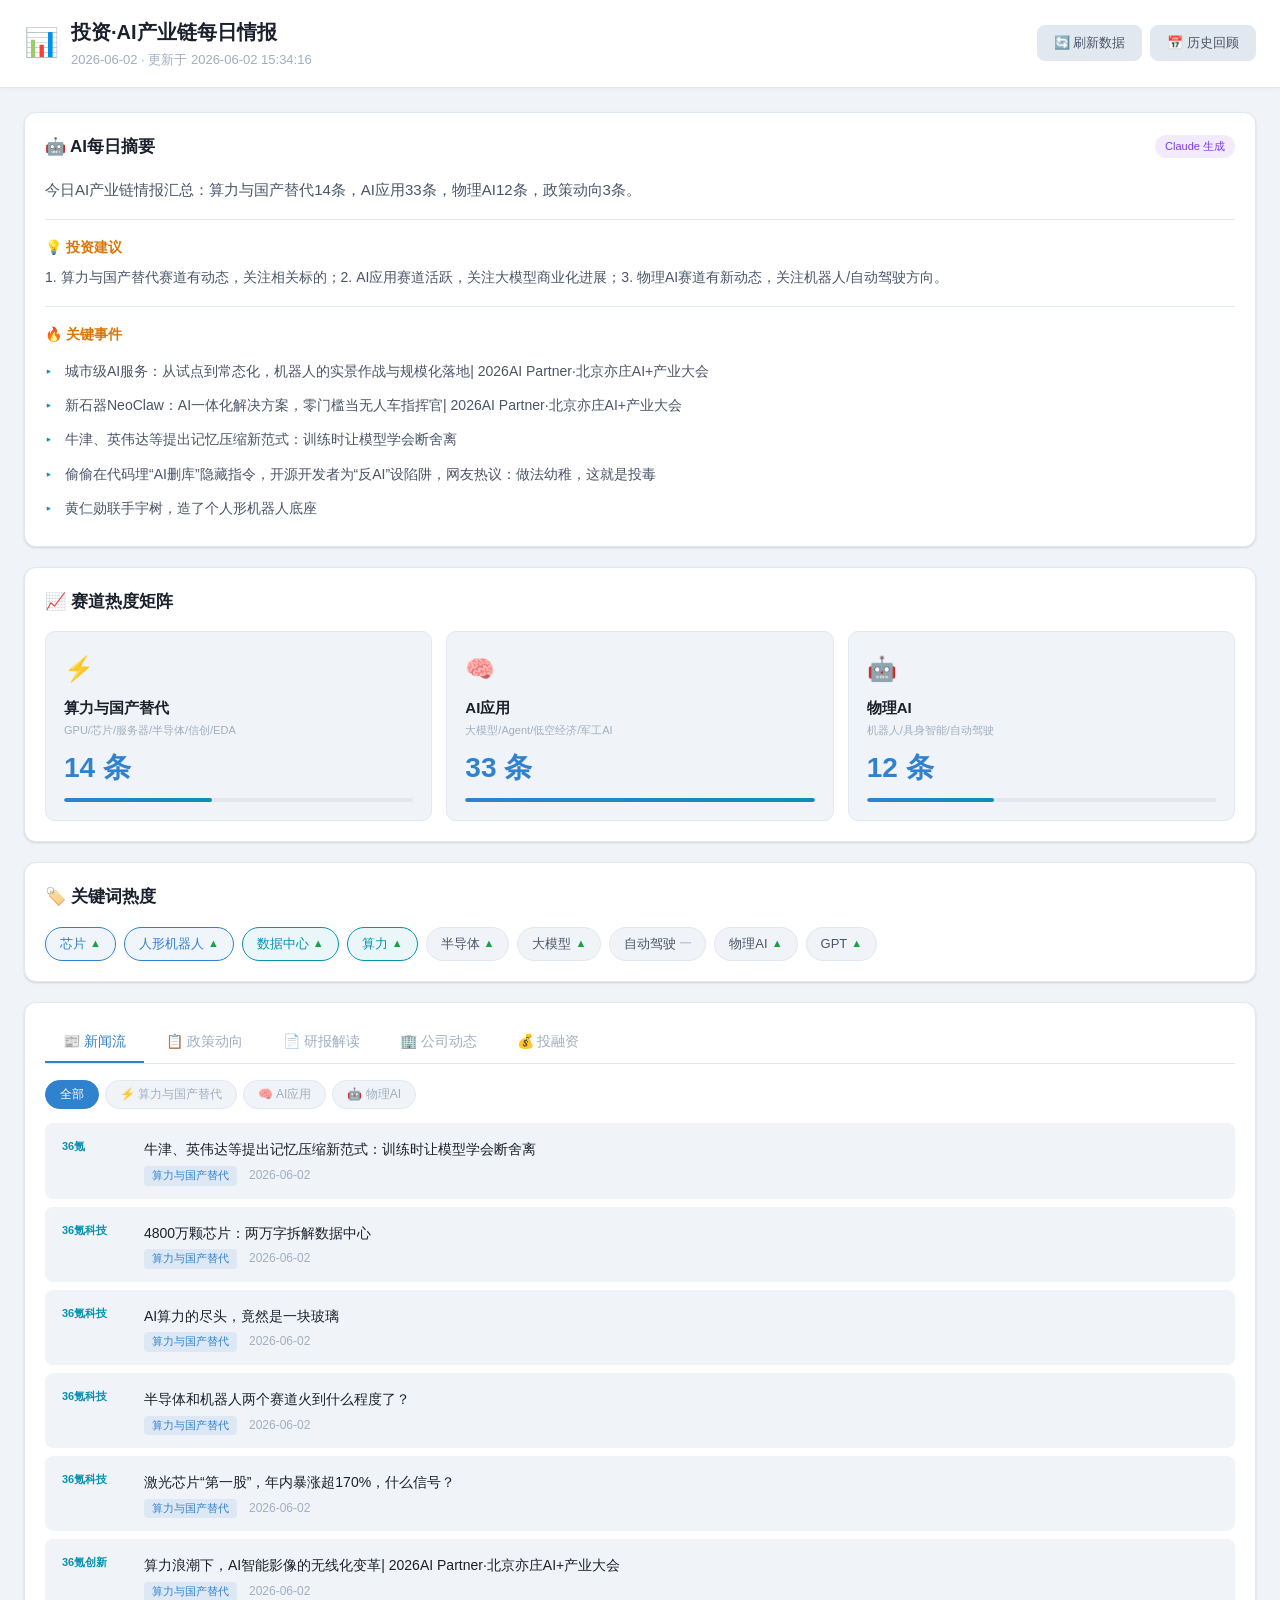
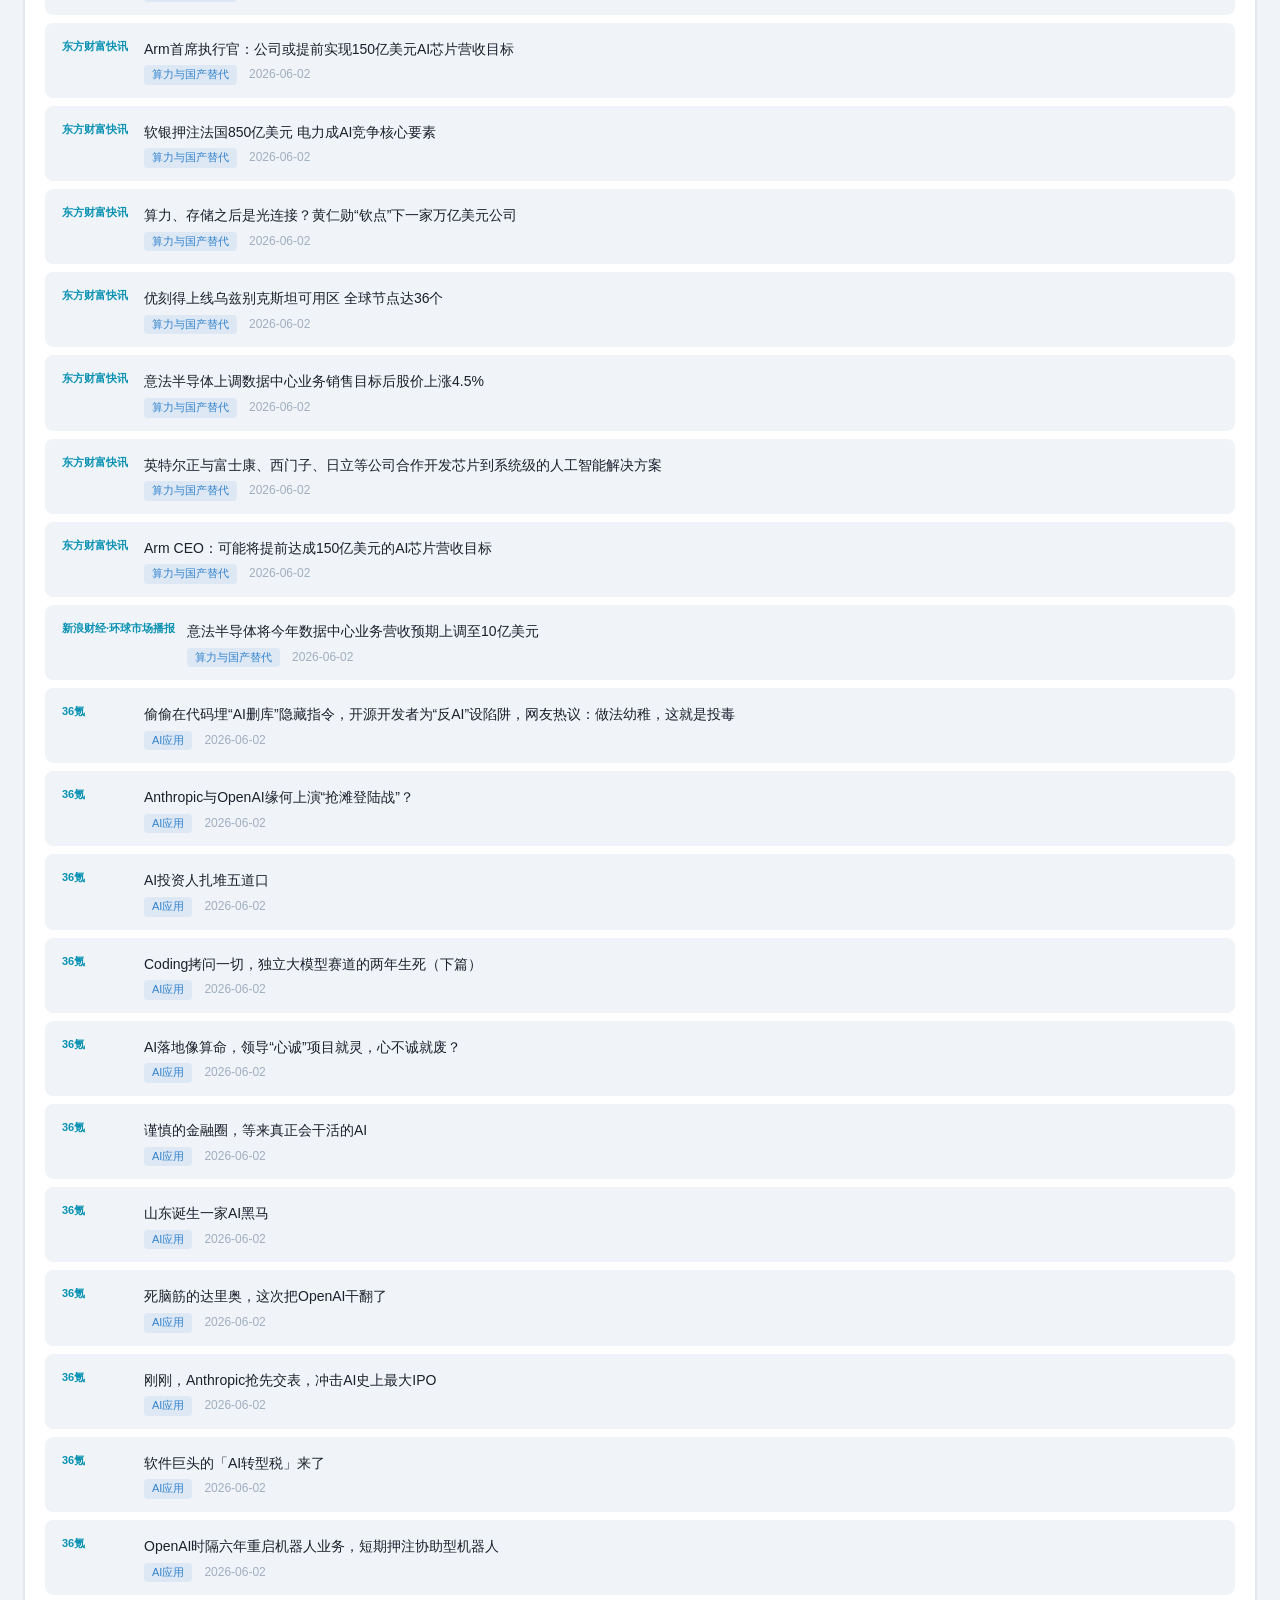
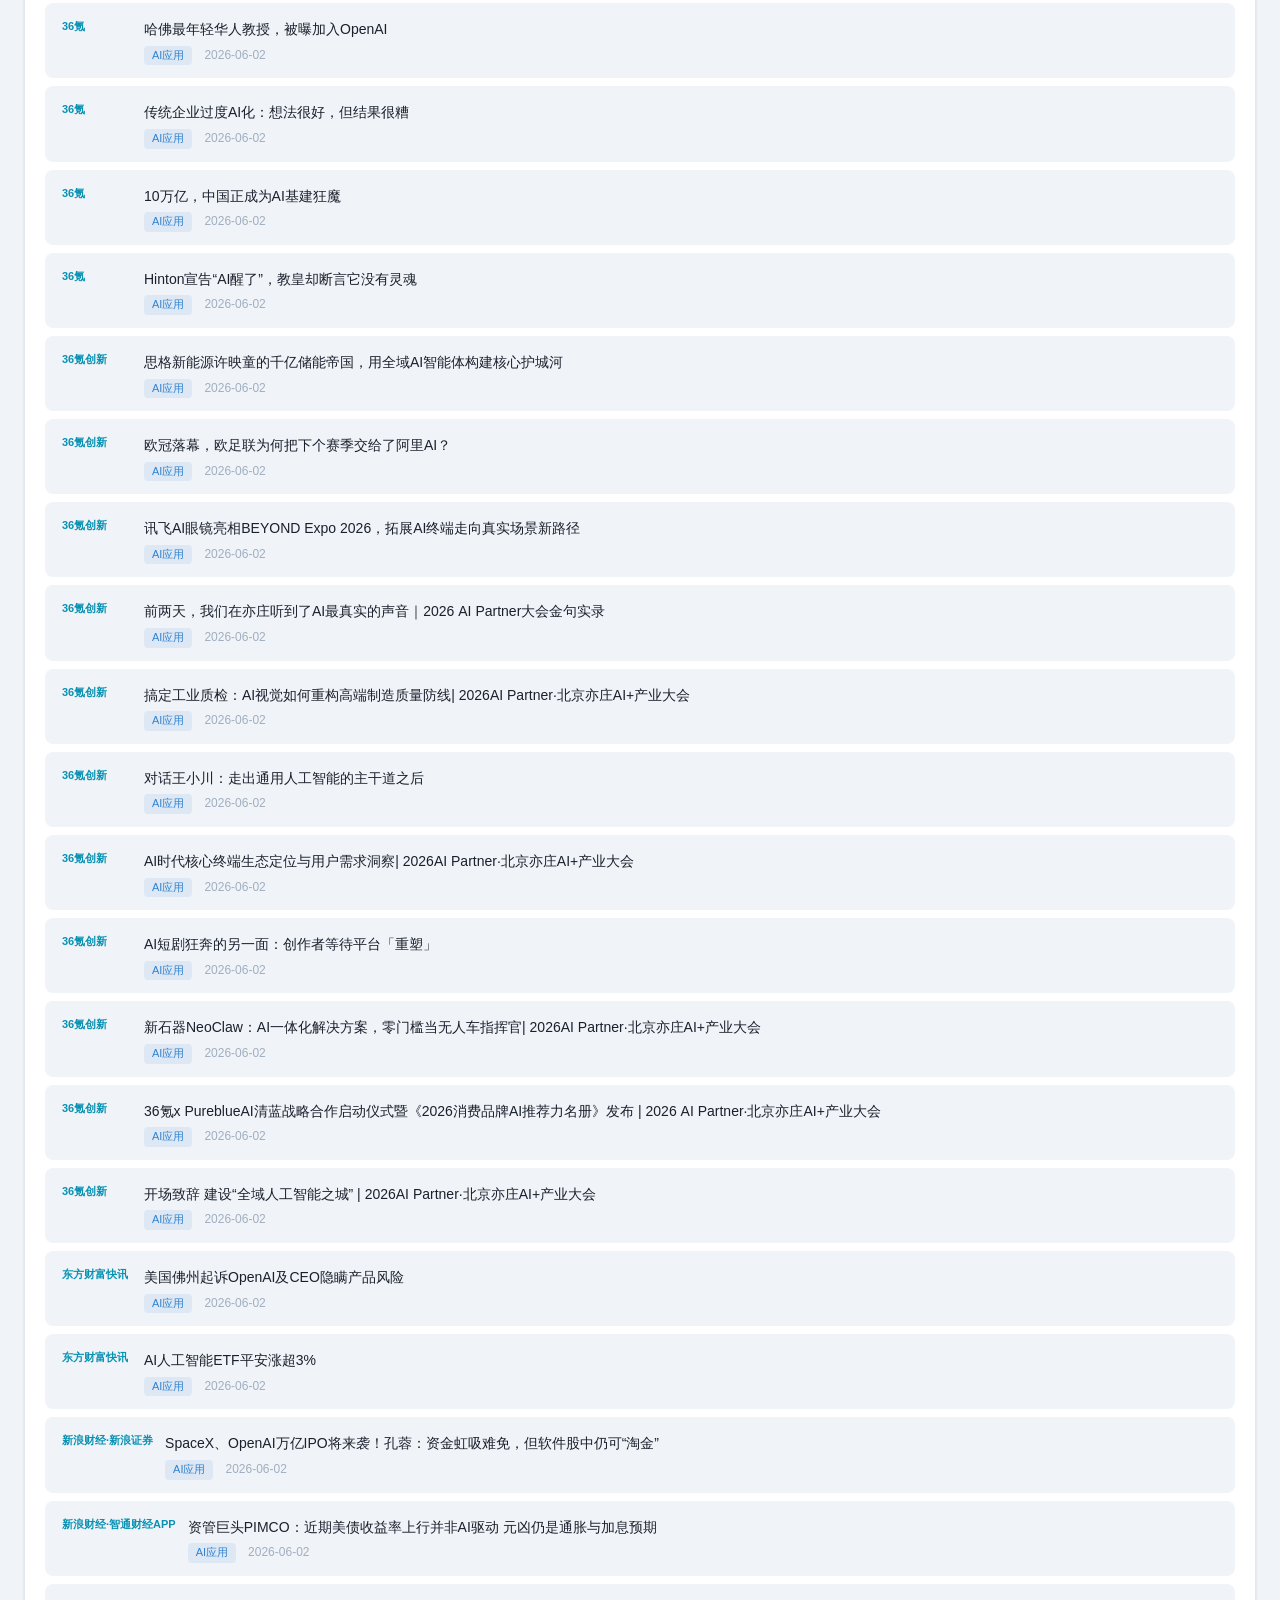
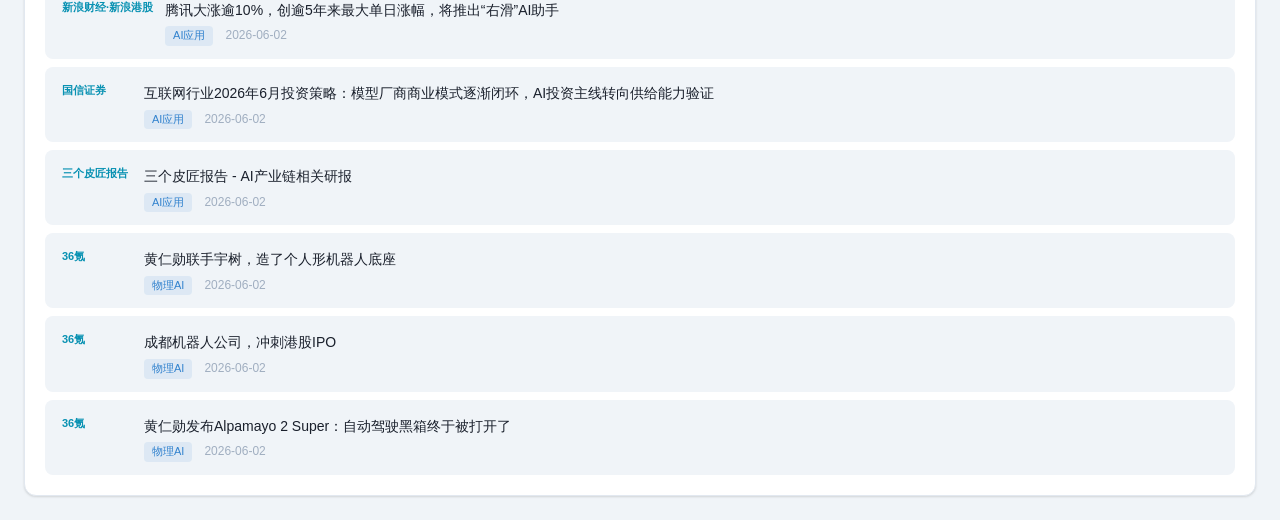
<file: site/index.html>
<!DOCTYPE html>
<html lang="zh-CN">
<head>
    <meta charset="UTF-8">
    <meta name="viewport" content="width=device-width, initial-scale=1.0">
    <title>投资·AI产业链每日情报看板</title>
    <link rel="stylesheet" href="css/style.css">
    <link rel="icon" href="data:image/svg+xml,<svg xmlns='http://www.w3.org/2000/svg' viewBox='0 0 100 100'><text y='.9em' font-size='90'>📊</text></svg>">
</head>
<body>
    <!-- 顶部导航 -->
    <header class="header">
        <div class="header-inner">
            <div class="header-left">
                <span class="logo">📊</span>
                <div>
                    <h1 class="header-title">投资·AI产业链每日情报</h1>
                    <p class="header-sub" id="headerDate">加载中...</p>
                </div>
            </div>
            <div class="header-right">
                <button class="btn-refresh" id="btnRefresh" title="刷新数据">🔄 刷新数据</button>
                <button class="btn-history" id="btnHistory" title="历史回顾">📅 历史回顾</button>
            </div>
        </div>
    </header>

    <main class="main">
        <!-- 每日摘要卡 -->
        <section class="card summary-card">
            <div class="card-header">
                <h2>🤖 AI每日摘要</h2>
                <span class="card-badge">Claude 生成</span>
            </div>
            <div class="summary-content" id="dailySummary">
                <p class="summary-text">加载中...</p>
            </div>
            <div class="investment-insight" id="investmentInsight" style="display:none;">
                <h3>💡 投资建议</h3>
                <p id="insightText"></p>
            </div>
            <div class="key-events" id="keyEvents" style="display:none;">
                <h3>🔥 关键事件</h3>
                <ul id="eventsList"></ul>
            </div>
        </section>

        <!-- 赛道热度矩阵 -->
        <section class="card">
            <div class="card-header">
                <h2>📈 赛道热度矩阵</h2>
            </div>
            <div class="sector-grid" id="sectorGrid">
                <div class="sector-card" data-sector="computing">
                    <div class="sector-icon">⚡</div>
                    <div class="sector-name">算力与国产替代</div>
                    <div class="sector-sub">GPU/芯片/服务器/半导体/信创/EDA</div>
                    <div class="sector-count" id="count-computing">-</div>
                    <div class="sector-bar"><div class="sector-bar-fill" id="bar-computing"></div></div>
                </div>
                <div class="sector-card" data-sector="ai_app">
                    <div class="sector-icon">🧠</div>
                    <div class="sector-name">AI应用</div>
                    <div class="sector-sub">大模型/Agent/低空经济/军工AI</div>
                    <div class="sector-count" id="count-ai_app">-</div>
                    <div class="sector-bar"><div class="sector-bar-fill" id="bar-ai_app"></div></div>
                </div>
                <div class="sector-card" data-sector="physical_ai">
                    <div class="sector-icon">🤖</div>
                    <div class="sector-name">物理AI</div>
                    <div class="sector-sub">机器人/具身智能/自动驾驶</div>
                    <div class="sector-count" id="count-physical_ai">-</div>
                    <div class="sector-bar"><div class="sector-bar-fill" id="bar-physical_ai"></div></div>
                </div>
            </div>
        </section>

        <!-- 关键词热度 -->
        <section class="card">
            <div class="card-header">
                <h2>🏷️ 关键词热度</h2>
            </div>
            <div class="keywords-container" id="keywordsContainer">
                加载中...
            </div>
        </section>

        <!-- 新闻流 + 研报 + 公司动态 Tab区域 -->
        <section class="card main-content">
            <div class="tabs">
                <button class="tab active" data-tab="news">📰 新闻流</button>
                <button class="tab" data-tab="policy">📋 政策动向</button>
                <button class="tab" data-tab="research">📄 研报解读</button>
                <button class="tab" data-tab="company">🏢 公司动态</button>
                <button class="tab" data-tab="funding">💰 投融资</button>
            </div>

            <!-- 新闻流 -->
            <div class="tab-content active" id="tab-news">
                <div class="news-sectors-tabs" id="newsSectorTabs"></div>
                <div class="news-list" id="newsList"></div>
            </div>

            <!-- 政策动向 -->
            <div class="tab-content" id="tab-policy">
                <div class="news-list" id="policyList"></div>
            </div>

            <!-- 研报解读 -->
            <div class="tab-content" id="tab-research">
                <div class="research-list" id="researchList"></div>
            </div>

            <!-- 公司动态 -->
            <div class="tab-content" id="tab-company">
                <div class="company-grid" id="companyGrid"></div>
            </div>

            <!-- 投融资 -->
            <div class="tab-content" id="tab-funding">
                <div class="news-list" id="fundingList"></div>
            </div>
        </section>
    </main>

    <!-- 刷新状态提示 -->
    <div class="refresh-toast" id="refreshToast" style="display:none;">
        <span id="refreshToastText"></span>
    </div>

    <!-- 历史回顾弹窗 -->
    <div class="modal-overlay" id="historyModal" style="display:none;">
        <div class="modal">
            <div class="modal-header">
                <h2>📅 历史回顾</h2>
                <button class="modal-close" id="modalClose">&times;</button>
            </div>
            <div class="modal-body" id="historyList"></div>
        </div>
    </div>

    <script src="js/app.js"></script>
</body>
</html>
</file>
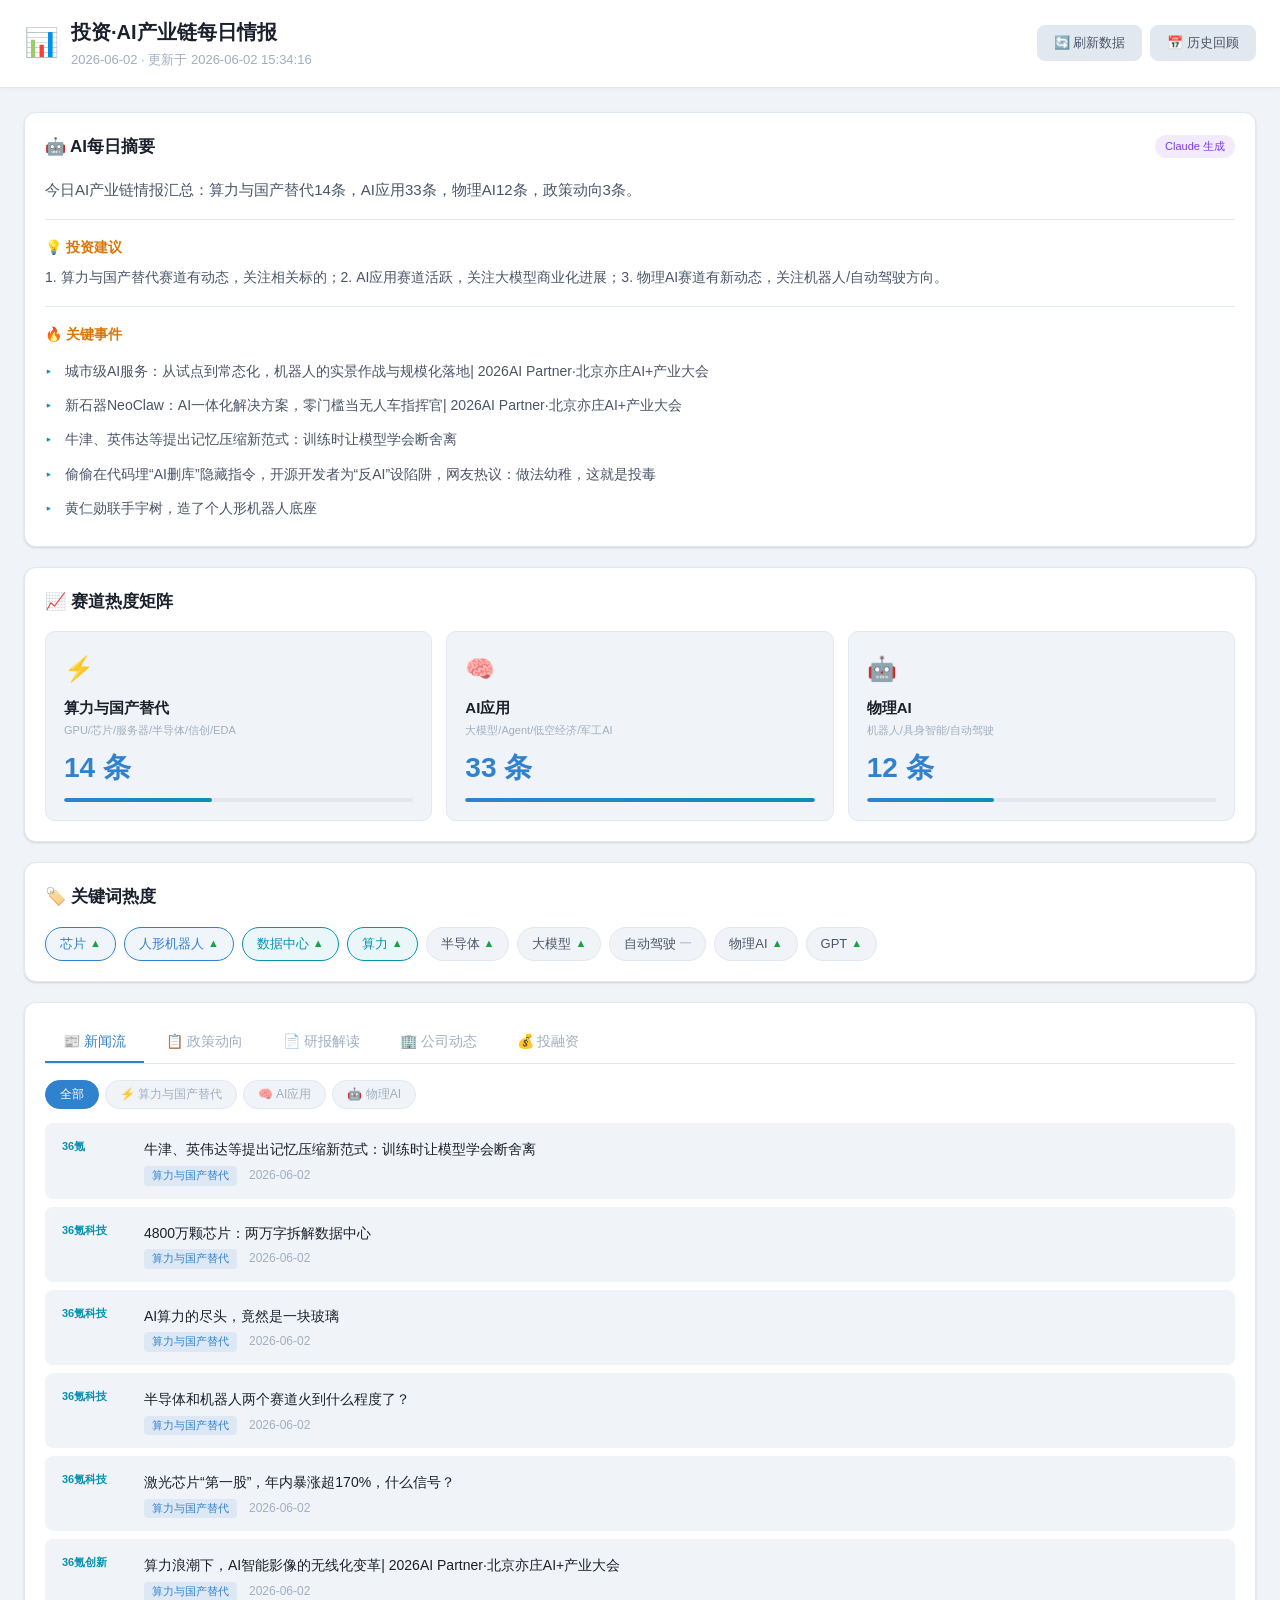
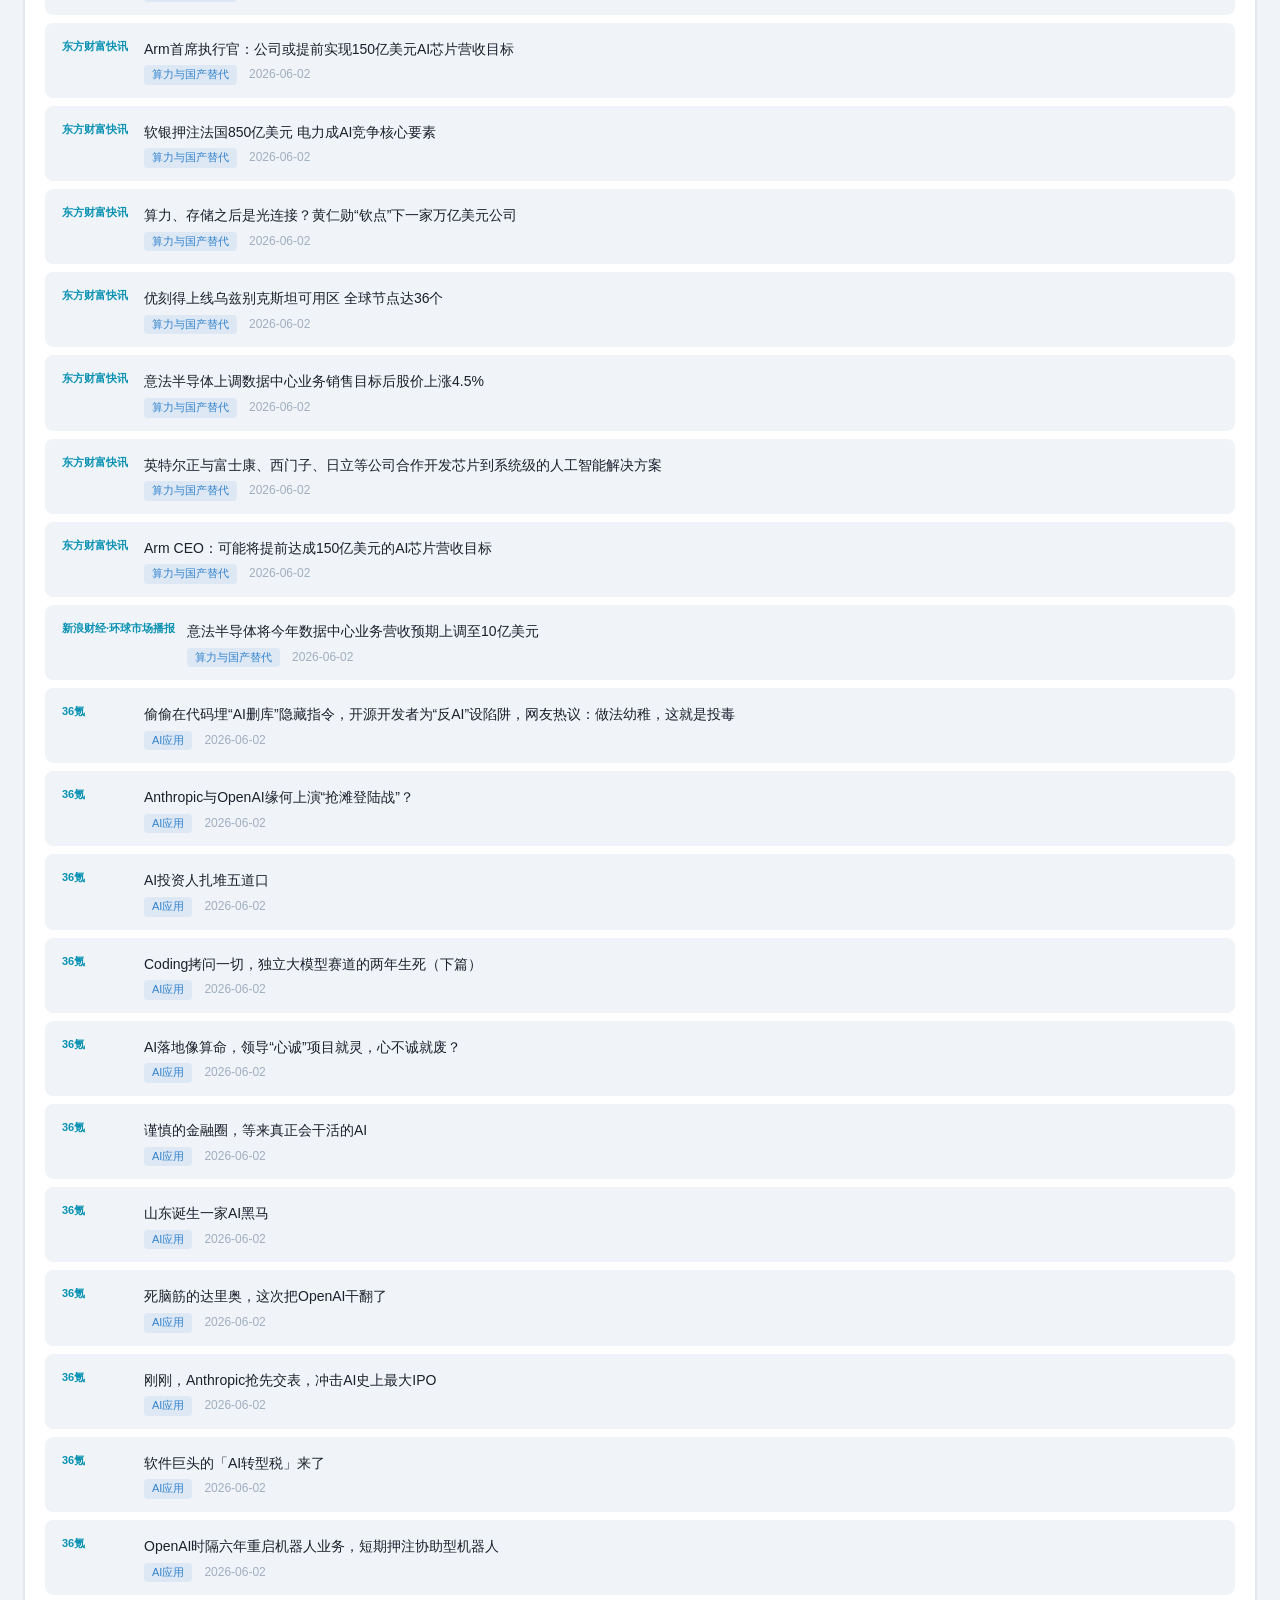
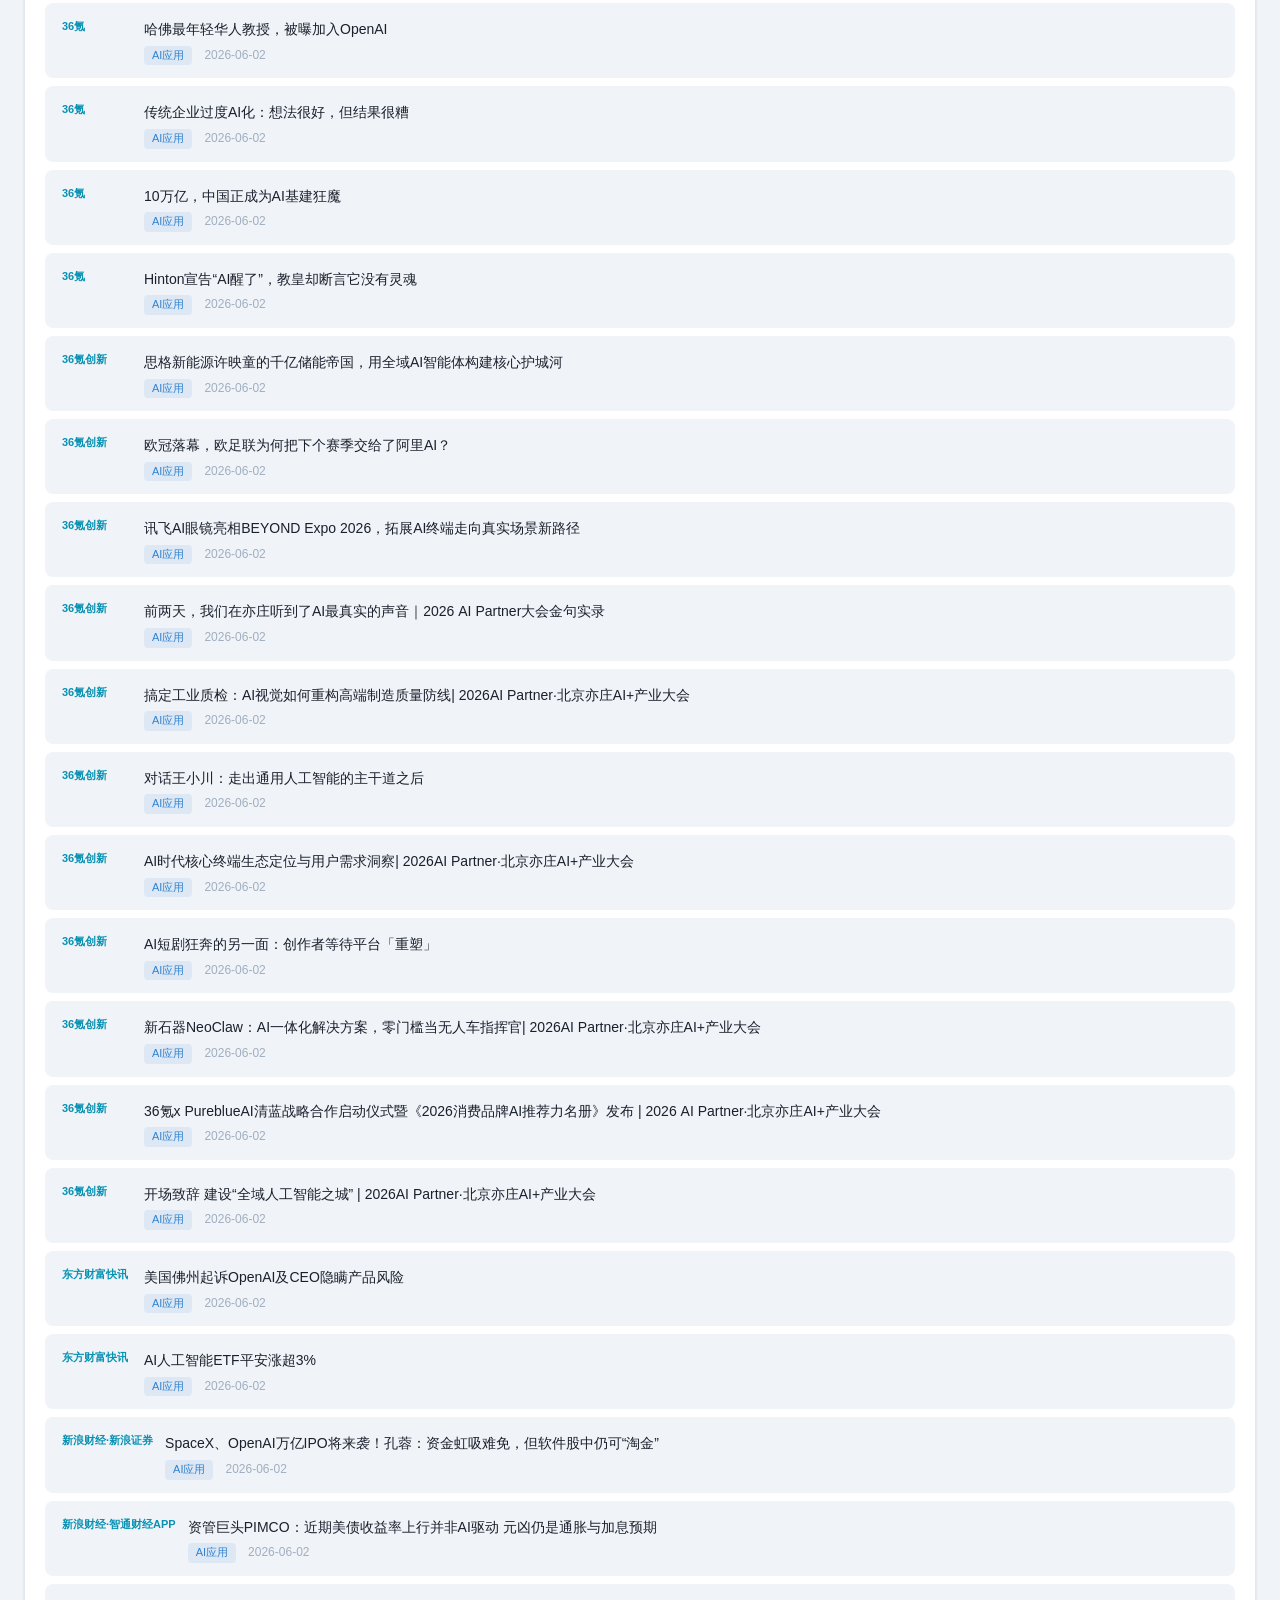
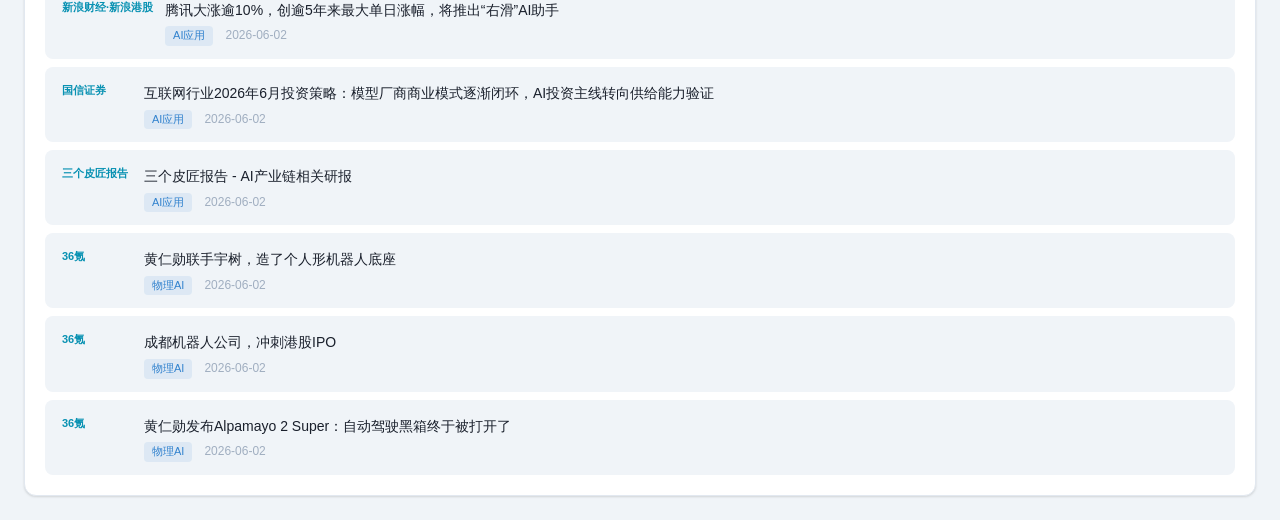
<file: AI Investment Daily Brief.html>
<!DOCTYPE html>
<html lang="zh-CN">
<head>
    <meta charset="UTF-8">
    <meta name="viewport" content="width=device-width, initial-scale=1.0">
    <title>投资·AI产业链每日情报看板</title>
    <style>
/* ====== 投资·AI产业链每日情报看板 ====== */

:root {
    --bg-primary: #f0f4f8;
    --bg-secondary: #ffffff;
    --bg-tertiary: #e2e8f0;
    --text-primary: #1a202c;
    --text-secondary: #4a5568;
    --text-muted: #a0aec0;
    --accent-blue: #3182ce;
    --accent-cyan: #0891b2;
    --accent-green: #16a34a;
    --accent-yellow: #d97706;
    --accent-red: #dc2626;
    --accent-purple: #7c3aed;
    --accent-pink: #db2777;
    --border: #e2e8f0;
    --shadow: 0 1px 3px rgba(0, 0, 0, 0.08), 0 1px 2px rgba(0, 0, 0, 0.06);
    --radius: 12px;
}

* { margin: 0; padding: 0; box-sizing: border-box; }

body {
    background: var(--bg-primary);
    color: var(--text-primary);
    font-family: -apple-system, BlinkMacSystemFont, "Segoe UI", "PingFang SC", "Microsoft YaHei", sans-serif;
    line-height: 1.6;
    min-height: 100vh;
}

/* Header */
.header {
    background: var(--bg-secondary);
    border-bottom: 1px solid var(--border);
    position: sticky;
    top: 0;
    z-index: 100;
    box-shadow: 0 1px 4px rgba(0,0,0,0.04);
}
.header-inner {
    max-width: 1400px;
    margin: 0 auto;
    padding: 16px 24px;
    display: flex;
    justify-content: space-between;
    align-items: center;
}
.header-left { display: flex; align-items: center; gap: 12px; }
.logo { font-size: 28px; }
.header-title { font-size: 20px; font-weight: 700; color: var(--text-primary); }
.header-sub { font-size: 13px; color: var(--text-muted); margin-top: 2px; }
.header-right { display: flex; gap: 8px; }
.btn-history, .btn-refresh {
    background: var(--bg-tertiary);
    color: var(--text-secondary);
    border: 1px solid var(--border);
    padding: 8px 16px;
    border-radius: 8px;
    cursor: pointer;
    font-size: 13px;
    transition: all 0.2s;
}
.btn-history:hover, .btn-refresh:hover {
    background: var(--accent-blue);
    color: white;
    border-color: var(--accent-blue);
}
.btn-refresh.loading {
    opacity: 0.6;
    pointer-events: none;
}

/* Refresh Toast */
.refresh-toast {
    position: fixed;
    top: 80px;
    left: 50%;
    transform: translateX(-50%);
    background: var(--accent-blue);
    color: white;
    padding: 10px 24px;
    border-radius: 8px;
    font-size: 14px;
    z-index: 300;
    box-shadow: 0 4px 12px rgba(49, 130, 206, 0.3);
    transition: opacity 0.3s;
    pointer-events: none;
}

/* Main */
.main {
    max-width: 1400px;
    margin: 0 auto;
    padding: 24px;
    display: flex;
    flex-direction: column;
    gap: 20px;
}

/* Card */
.card {
    background: var(--bg-secondary);
    border-radius: var(--radius);
    border: 1px solid var(--border);
    padding: 20px;
    box-shadow: var(--shadow);
}
.card-header {
    display: flex;
    justify-content: space-between;
    align-items: center;
    margin-bottom: 16px;
}
.card-header h2 { font-size: 17px; font-weight: 600; color: var(--text-primary); }
.card-badge {
    background: rgba(124, 58, 237, 0.1);
    color: var(--accent-purple);
    font-size: 11px;
    padding: 3px 10px;
    border-radius: 20px;
}

/* Summary */
.summary-text {
    color: var(--text-secondary);
    font-size: 15px;
    line-height: 1.8;
}
.investment-insight, .key-events {
    margin-top: 16px;
    padding-top: 16px;
    border-top: 1px solid var(--border);
}
.investment-insight h3, .key-events h3 {
    font-size: 14px;
    color: var(--accent-yellow);
    margin-bottom: 8px;
}
.investment-insight p {
    color: var(--text-secondary);
    font-size: 14px;
    line-height: 1.7;
}
.key-events ul { list-style: none; padding: 0; }
.key-events li {
    padding: 6px 0 6px 20px;
    position: relative;
    color: var(--text-secondary);
    font-size: 14px;
}
.key-events li::before {
    content: "▸";
    position: absolute;
    left: 0;
    color: var(--accent-cyan);
}

/* Sector Grid */
.sector-grid {
    display: grid;
    grid-template-columns: repeat(auto-fit, minmax(220px, 1fr));
    gap: 14px;
}
.sector-card {
    background: var(--bg-primary);
    border: 1px solid var(--border);
    border-radius: 10px;
    padding: 18px;
    cursor: pointer;
    transition: all 0.25s;
}
.sector-card:hover {
    border-color: var(--accent-blue);
    transform: translateY(-2px);
    box-shadow: 0 8px 16px rgba(49, 130, 206, 0.12);
}
.sector-icon { font-size: 24px; margin-bottom: 8px; }
.sector-name { font-size: 15px; font-weight: 600; margin-bottom: 2px; color: var(--text-primary); }
.sector-sub { font-size: 11px; color: var(--text-muted); margin-bottom: 6px; }
.sector-count { font-size: 28px; font-weight: 800; color: var(--accent-blue); }
.sector-bar {
    height: 4px;
    background: var(--bg-tertiary);
    border-radius: 2px;
    margin-top: 8px;
    overflow: hidden;
}
.sector-bar-fill {
    height: 100%;
    border-radius: 2px;
    background: linear-gradient(90deg, var(--accent-blue), var(--accent-cyan));
    transition: width 0.5s ease;
    width: 0%;
}

/* Keywords */
.keywords-container {
    display: flex;
    flex-wrap: wrap;
    gap: 8px;
}
.keyword-tag {
    display: inline-flex;
    align-items: center;
    gap: 4px;
    background: var(--bg-primary);
    border: 1px solid var(--border);
    padding: 6px 14px;
    border-radius: 20px;
    font-size: 13px;
    color: var(--text-secondary);
    transition: all 0.2s;
}
.keyword-tag:hover { border-color: var(--accent-cyan); color: var(--text-primary); }
.keyword-tag .trend-up { color: var(--accent-green); font-size: 11px; }
.keyword-tag .trend-down { color: var(--accent-red); font-size: 11px; }
.keyword-tag .trend-stable { color: var(--text-muted); font-size: 11px; }
.keyword-weight-5 { border-color: var(--accent-blue); color: var(--accent-blue); background: rgba(49, 130, 206, 0.08); }
.keyword-weight-4 { border-color: var(--accent-cyan); color: var(--accent-cyan); background: rgba(8, 145, 178, 0.08); }

/* Tabs */
.tabs {
    display: flex;
    gap: 4px;
    border-bottom: 1px solid var(--border);
    margin-bottom: 16px;
    overflow-x: auto;
}
.tab {
    background: none;
    border: none;
    color: var(--text-muted);
    padding: 10px 18px;
    font-size: 14px;
    cursor: pointer;
    border-bottom: 2px solid transparent;
    transition: all 0.2s;
    white-space: nowrap;
}
.tab:hover { color: var(--text-secondary); }
.tab.active {
    color: var(--accent-blue);
    border-bottom-color: var(--accent-blue);
}

/* News sector sub-tabs */
.news-sectors-tabs {
    display: flex;
    gap: 6px;
    margin-bottom: 14px;
    flex-wrap: wrap;
}
.news-sector-tab {
    background: var(--bg-primary);
    border: 1px solid var(--border);
    color: var(--text-muted);
    padding: 5px 14px;
    border-radius: 16px;
    font-size: 12px;
    cursor: pointer;
    transition: all 0.2s;
}
.news-sector-tab.active {
    background: var(--accent-blue);
    color: white;
    border-color: var(--accent-blue);
}
.news-sector-tab:hover:not(.active) {
    border-color: var(--accent-blue);
    color: var(--text-secondary);
}

/* Tab Content */
.tab-content { display: none; }
.tab-content.active { display: block; }

/* News List */
.news-list { display: flex; flex-direction: column; gap: 8px; }
.news-item {
    display: flex;
    gap: 12px;
    padding: 12px 16px;
    background: var(--bg-primary);
    border-radius: 8px;
    border: 1px solid transparent;
    transition: all 0.2s;
}
.news-item:hover {
    border-color: var(--border);
    background: var(--bg-tertiary);
}
.news-item-source {
    font-size: 11px;
    color: var(--accent-cyan);
    white-space: nowrap;
    min-width: 70px;
    padding-top: 2px;
    font-weight: 600;
}
.news-item-body { flex: 1; }
.news-item-title {
    font-size: 14px;
    color: var(--text-primary);
    text-decoration: none;
    line-height: 1.5;
}
.news-item-title:hover { color: var(--accent-blue); }
.news-item-meta {
    display: flex;
    gap: 12px;
    margin-top: 4px;
    font-size: 12px;
    color: var(--text-muted);
}
.news-item-sector {
    background: rgba(49, 130, 206, 0.1);
    color: var(--accent-blue);
    padding: 1px 8px;
    border-radius: 4px;
    font-size: 11px;
}

/* Research Card */
.research-list { display: flex; flex-direction: column; gap: 12px; }
.research-card {
    background: var(--bg-primary);
    border: 1px solid var(--border);
    border-radius: 10px;
    padding: 16px;
    transition: all 0.2s;
}
.research-card:hover { border-color: var(--accent-purple); }
.research-card-header {
    display: flex;
    justify-content: space-between;
    align-items: flex-start;
    margin-bottom: 8px;
}
.research-card-title {
    font-size: 14px;
    font-weight: 600;
    color: var(--text-primary);
    flex: 1;
}
.research-card-source {
    font-size: 12px;
    color: var(--accent-purple);
    margin-left: 12px;
    white-space: nowrap;
    font-weight: 600;
}
.research-card-summary {
    font-size: 13px;
    color: var(--text-secondary);
    line-height: 1.7;
    padding: 10px 14px;
    background: rgba(124, 58, 237, 0.05);
    border-left: 3px solid var(--accent-purple);
    border-radius: 0 6px 6px 0;
    margin-top: 8px;
}
.research-card-point {
    margin-top: 8px;
    font-size: 13px;
    color: var(--accent-yellow);
    font-weight: 600;
}

/* Company Grid */
.company-grid { display: flex; flex-direction: column; gap: 16px; }
.company-sector-group {}
.company-sector-title {
    font-size: 14px;
    font-weight: 600;
    color: var(--accent-blue);
    margin-bottom: 8px;
    padding-bottom: 6px;
    border-bottom: 1px solid var(--border);
}
.company-events { display: flex; flex-direction: column; gap: 6px; }
.company-event {
    display: flex;
    gap: 10px;
    padding: 8px 12px;
    background: var(--bg-primary);
    border-radius: 6px;
    font-size: 13px;
}
.company-event-name {
    color: var(--accent-cyan);
    font-weight: 600;
    min-width: 80px;
}
.company-event-text { color: var(--text-secondary); flex: 1; }
.company-event-date { color: var(--text-muted); font-size: 12px; white-space: nowrap; }

/* Modal */
.modal-overlay {
    position: fixed;
    top: 0; left: 0; right: 0; bottom: 0;
    background: rgba(0, 0, 0, 0.4);
    z-index: 200;
    display: flex;
    align-items: center;
    justify-content: center;
}
.modal {
    background: var(--bg-secondary);
    border-radius: var(--radius);
    width: 90%;
    max-width: 600px;
    max-height: 80vh;
    overflow: hidden;
    display: flex;
    flex-direction: column;
}
.modal-header {
    display: flex;
    justify-content: space-between;
    align-items: center;
    padding: 16px 20px;
    border-bottom: 1px solid var(--border);
}
.modal-header h2 { font-size: 17px; color: var(--text-primary); }
.modal-close {
    background: none;
    border: none;
    color: var(--text-muted);
    font-size: 24px;
    cursor: pointer;
}
.modal-close:hover { color: var(--text-primary); }
.modal-body { padding: 16px 20px; overflow-y: auto; }
.history-item {
    display: flex;
    justify-content: space-between;
    align-items: center;
    padding: 10px 14px;
    border-radius: 8px;
    cursor: pointer;
    transition: all 0.2s;
    margin-bottom: 4px;
}
.history-item:hover { background: var(--bg-primary); }
.history-date { font-size: 14px; color: var(--text-primary); }
.history-count { font-size: 12px; color: var(--text-muted); }

/* Footer */
.footer {
    text-align: center;
    padding: 24px;
    color: var(--text-muted);
    font-size: 12px;
    line-height: 1.8;
}

/* Loading */
.loading {
    text-align: center;
    padding: 40px;
    color: var(--text-muted);
}
.loading-spinner {
    display: inline-block;
    width: 24px;
    height: 24px;
    border: 3px solid var(--bg-tertiary);
    border-top-color: var(--accent-blue);
    border-radius: 50%;
    animation: spin 0.8s linear infinite;
}
@keyframes spin { to { transform: rotate(360deg); } }

/* Empty State */
.empty-state {
    text-align: center;
    padding: 30px;
    color: var(--text-muted);
    font-size: 14px;
}

/* Responsive */
@media (max-width: 768px) {
    .header-inner { padding: 12px 16px; }
    .header-title { font-size: 16px; }
    .main { padding: 16px; }
    .sector-grid { grid-template-columns: repeat(2, 1fr); }
    .card { padding: 14px; }
    .tabs { gap: 0; }
    .tab { padding: 8px 12px; font-size: 13px; }
    .news-item { flex-direction: column; gap: 4px; }
    .news-item-source { min-width: auto; }
}
@media (max-width: 480px) {
    .sector-grid { grid-template-columns: 1fr; }
}

</style>
    <link rel="icon" href="data:image/svg+xml,<svg xmlns='http://www.w3.org/2000/svg' viewBox='0 0 100 100'><text y='.9em' font-size='90'>📊</text></svg>">
</head>
<body>
    <!-- 顶部导航 -->
    <header class="header">
        <div class="header-inner">
            <div class="header-left">
                <span class="logo">📊</span>
                <div>
                    <h1 class="header-title">投资·AI产业链每日情报</h1>
                    <p class="header-sub" id="headerDate">加载中...</p>
                </div>
            </div>
            <div class="header-right">
                <button class="btn-refresh" id="btnRefresh" title="刷新数据">🔄 刷新数据</button>
                <button class="btn-history" id="btnHistory" title="历史回顾">📅 历史回顾</button>
            </div>
        </div>
    </header>

    <main class="main">
        <!-- 每日摘要卡 -->
        <section class="card summary-card">
            <div class="card-header">
                <h2>🤖 AI每日摘要</h2>
                <span class="card-badge">Claude 生成</span>
            </div>
            <div class="summary-content" id="dailySummary">
                <p class="summary-text">加载中...</p>
            </div>
            <div class="investment-insight" id="investmentInsight" style="display:none;">
                <h3>💡 投资建议</h3>
                <p id="insightText"></p>
            </div>
            <div class="key-events" id="keyEvents" style="display:none;">
                <h3>🔥 关键事件</h3>
                <ul id="eventsList"></ul>
            </div>
        </section>

        <!-- 赛道热度矩阵 -->
        <section class="card">
            <div class="card-header">
                <h2>📈 赛道热度矩阵</h2>
            </div>
            <div class="sector-grid" id="sectorGrid">
                <div class="sector-card" data-sector="computing">
                    <div class="sector-icon">⚡</div>
                    <div class="sector-name">算力与国产替代</div>
                    <div class="sector-sub">GPU/芯片/服务器/半导体/信创/EDA</div>
                    <div class="sector-count" id="count-computing">-</div>
                    <div class="sector-bar"><div class="sector-bar-fill" id="bar-computing"></div></div>
                </div>
                <div class="sector-card" data-sector="ai_app">
                    <div class="sector-icon">🧠</div>
                    <div class="sector-name">AI应用</div>
                    <div class="sector-sub">大模型/Agent/低空经济/军工AI</div>
                    <div class="sector-count" id="count-ai_app">-</div>
                    <div class="sector-bar"><div class="sector-bar-fill" id="bar-ai_app"></div></div>
                </div>
                <div class="sector-card" data-sector="physical_ai">
                    <div class="sector-icon">🤖</div>
                    <div class="sector-name">物理AI</div>
                    <div class="sector-sub">机器人/具身智能/自动驾驶</div>
                    <div class="sector-count" id="count-physical_ai">-</div>
                    <div class="sector-bar"><div class="sector-bar-fill" id="bar-physical_ai"></div></div>
                </div>
            </div>
        </section>

        <!-- 关键词热度 -->
        <section class="card">
            <div class="card-header">
                <h2>🏷️ 关键词热度</h2>
            </div>
            <div class="keywords-container" id="keywordsContainer">
                加载中...
            </div>
        </section>

        <!-- 新闻流 + 研报 + 公司动态 Tab区域 -->
        <section class="card main-content">
            <div class="tabs">
                <button class="tab active" data-tab="news">📰 新闻流</button>
                <button class="tab" data-tab="policy">📋 政策动向</button>
                <button class="tab" data-tab="research">📄 研报解读</button>
                <button class="tab" data-tab="company">🏢 公司动态</button>
                <button class="tab" data-tab="funding">💰 投融资</button>
            </div>

            <!-- 新闻流 -->
            <div class="tab-content active" id="tab-news">
                <div class="news-sectors-tabs" id="newsSectorTabs"></div>
                <div class="news-list" id="newsList"></div>
            </div>

            <!-- 政策动向 -->
            <div class="tab-content" id="tab-policy">
                <div class="news-list" id="policyList"></div>
            </div>

            <!-- 研报解读 -->
            <div class="tab-content" id="tab-research">
                <div class="research-list" id="researchList"></div>
            </div>

            <!-- 公司动态 -->
            <div class="tab-content" id="tab-company">
                <div class="company-grid" id="companyGrid"></div>
            </div>

            <!-- 投融资 -->
            <div class="tab-content" id="tab-funding">
                <div class="news-list" id="fundingList"></div>
            </div>
        </section>
    </main>

    <!-- 刷新状态提示 -->
    <div class="refresh-toast" id="refreshToast" style="display:none;">
        <span id="refreshToastText"></span>
    </div>

    <!-- 历史回顾弹窗 -->
    <div class="modal-overlay" id="historyModal" style="display:none;">
        <div class="modal">
            <div class="modal-header">
                <h2>📅 历史回顾</h2>
                <button class="modal-close" id="modalClose">&times;</button>
            </div>
            <div class="modal-body" id="historyList"></div>
        </div>
    </div>

    <script>
const EMBEDDED_DATA = {"date": "2026-06-02", "updated_at": "2026-06-02 15:34:16", "daily_summary": "今日AI产业链情报汇总：算力与国产替代14条，AI应用33条，物理AI12条，政策动向3条。", "investment_insight": "1. 算力与国产替代赛道有动态，关注相关标的；2. AI应用赛道活跃，关注大模型商业化进展；3. 物理AI赛道有新动态，关注机器人/自动驾驶方向。", "sector_summaries": {"computing": "今日算力与国产替代相关新闻14条。重点关注：牛津、英伟达等提出记忆压缩新范式：训练时让模型学会断舍离；4800万颗芯片：两万字拆解数据中心；AI算力的尽头，竟然是一块玻璃", "ai_app": "今日AI应用相关新闻33条。重点关注：偷偷在代码埋“AI删库”隐藏指令，开源开发者为“反AI”设陷阱，网友热议：做法幼稚，这就是投毒；Anthropic与OpenAI缘何上演“抢滩登陆战”？；AI投资人扎堆五道口", "physical_ai": "今日物理AI相关新闻12条。重点关注：黄仁勋联手宇树，造了个人形机器人底座；成都机器人公司，冲刺港股IPO；黄仁勋发布Alpamayo 2 Super：自动驾驶黑箱终于被打开了"}, "key_events": ["城市级AI服务：从试点到常态化，机器人的实景作战与规模化落地| 2026AI Partner·北京亦庄AI+产业大会", "新石器NeoClaw：AI一体化解决方案，零门槛当无人车指挥官| 2026AI Partner·北京亦庄AI+产业大会", "牛津、英伟达等提出记忆压缩新范式：训练时让模型学会断舍离", "偷偷在代码埋“AI删库”隐藏指令，开源开发者为“反AI”设陷阱，网友热议：做法幼稚，这就是投毒", "黄仁勋联手宇树，造了个人形机器人底座"], "keywords": [{"word": "芯片", "sector": "computing", "count": 5, "weight": 5, "trend": "up"}, {"word": "人形机器人", "sector": "physical_ai", "count": 16, "weight": 5, "trend": "up"}, {"word": "数据中心", "sector": "computing", "count": 4, "weight": 4, "trend": "up"}, {"word": "算力", "sector": "computing", "count": 4, "weight": 4, "trend": "up"}, {"word": "半导体", "sector": "computing", "count": 3, "weight": 3, "trend": "up"}, {"word": "大模型", "sector": "ai_app", "count": 1, "weight": 1, "trend": "up"}, {"word": "自动驾驶", "sector": "physical_ai", "count": 1, "weight": 1, "trend": "stable"}, {"word": "物理AI", "sector": "physical_ai", "count": 1, "weight": 1, "trend": "up"}, {"word": "GPT", "sector": "ai_app", "count": 1, "weight": 1, "trend": "up"}], "news": {"computing": [{"title": "牛津、英伟达等提出记忆压缩新范式：训练时让模型学会断舍离", "source": "36氪", "url": "https://36kr.com/p/3835348423374213", "date": "2026-06-02", "content": "", "category": "industry", "sector": "computing"}, {"title": "4800万颗芯片：两万字拆解数据中心", "source": "36氪科技", "url": "https://36kr.com/p/3835383515804805", "date": "2026-06-02", "content": "", "category": "industry", "sector": "computing"}, {"title": "AI算力的尽头，竟然是一块玻璃", "source": "36氪科技", "url": "https://36kr.com/p/3835338030658948", "date": "2026-06-02", "content": "", "category": "industry", "sector": "computing"}, {"title": "半导体和机器人两个赛道火到什么程度了？", "source": "36氪科技", "url": "https://36kr.com/p/3835352599672193", "date": "2026-06-02", "content": "", "category": "industry", "sector": "computing"}, {"title": "激光芯片“第一股”，年内暴涨超170%，什么信号？", "source": "36氪科技", "url": "https://36kr.com/p/3835428687618055", "date": "2026-06-02", "content": "", "category": "industry", "sector": "computing"}, {"title": "算力浪潮下，AI智能影像的无线化变革| 2026AI Partner·北京亦庄AI+产业大会", "source": "36氪创新", "url": "https://36kr.com/p/3818843802665862", "date": "2026-06-02", "content": "", "category": "industry", "sector": "computing"}, {"title": "Arm首席执行官：公司或提前实现150亿美元AI芯片营收目标", "source": "东方财富快讯", "url": "https://finance.eastmoney.com/a/202606023757509559.html", "date": "2026-06-02", "content": "【Arm首席执行官：公司或提前实现150亿美元AI芯片营收目标】Arm首席执行官ReneHaas当地时间6月2日表示，由于人工智能热潮带来的需求强于预期，公司可能会比预期的本十年末更早实现自主芯片销售额150亿美元的目标。", "category": "industry", "sector": "computing"}, {"title": "软银押注法国850亿美元 电力成AI竞争核心要素", "source": "东方财富快讯", "url": "https://finance.eastmoney.com/a/202606023757507093.html", "date": "2026-06-02", "content": "【软银押注法国850亿美元 电力成AI竞争核心要素】软银计划在法国投资最高750亿欧元(约合850亿美元)，打造最高5GW的数据中心容量，首批三个站点目标于2031年达到3.1GW。此次投资的核心驱动力是法国丰富的去碳化电力资源。", "category": "industry", "sector": "computing"}, {"title": "算力、存储之后是光连接？黄仁勋“钦点”下一家万亿美元公司", "source": "东方财富快讯", "url": "https://finance.eastmoney.com/a/202606023757505944.html", "date": "2026-06-02", "content": "【算力、存储之后是光连接？黄仁勋“钦点”下一家万亿美元公司】今日，在台北举行的Computex 2026电脑展上，光互连巨头迈威尔科技(Marvell)首席执行官墨菲(Matt Murphy)与黄仁勋同台，共同探讨“连接(connectivity)”成为下一轮投资浪潮的潜力。", "category": "industry", "sector": "computing"}, {"title": "优刻得上线乌兹别克斯坦可用区 全球节点达36个", "source": "东方财富快讯", "url": "https://finance.eastmoney.com/a/202606023757505382.html", "date": "2026-06-02", "content": "【优刻得上线乌兹别克斯坦可用区，全球节点达36个】6月2日，界面新闻获悉，云计算服务商优刻得（UCloud）宣布其乌兹别克斯坦塔什干可用区正式上线。至此，该公司的全球算力网络已在28个地域部署36个可用区。", "category": "industry", "sector": "computing"}, {"title": "意法半导体上调数据中心业务销售目标后股价上涨4.5%", "source": "东方财富快讯", "url": "https://finance.eastmoney.com/a/202606023757503358.html", "date": "2026-06-02", "content": "【意法半导体上调数据中心业务销售目标后股价上涨4.5%】意法半导体上调数据中心业务销售目标后股价上涨4.5%，涨幅位列法国CAC40指数成分股之首。", "category": "industry", "sector": "computing"}, {"title": "英特尔正与富士康、西门子、日立等公司合作开发芯片到系统级的人工智能解决方案", "source": "东方财富快讯", "url": "https://finance.eastmoney.com/a/202606023757499691.html", "date": "2026-06-02", "content": "英特尔正与富士康、西门子、日立等公司合作开发芯片到系统级的人工智能解决方案。", "category": "industry", "sector": "computing"}, {"title": "Arm CEO：可能将提前达成150亿美元的AI芯片营收目标", "source": "东方财富快讯", "url": "https://finance.eastmoney.com/a/202606023757487939.html", "date": "2026-06-02", "content": "ArmCEO表示，可能将提前达成150亿美元的AI芯片营收目标。", "category": "industry", "sector": "computing"}, {"title": "意法半导体将今年数据中心业务营收预期上调至10亿美元", "source": "新浪财经·环球市场播报", "url": "https://finance.sina.com.cn/stock/usstock/c/2026-06-02/doc-inhzyxft1736550.shtml", "date": "2026-06-02", "content": "", "category": "industry", "sector": "computing"}], "ai_app": [{"title": "偷偷在代码埋“AI删库”隐藏指令，开源开发者为“反AI”设陷阱，网友热议：做法幼稚，这就是投毒", "source": "36氪", "url": "https://36kr.com/p/3835685534463111", "date": "2026-06-02", "content": "", "category": "industry", "sector": "ai_app"}, {"title": "Anthropic与OpenAI缘何上演“抢滩登陆战”？", "source": "36氪", "url": "https://36kr.com/p/3835686285178245", "date": "2026-06-02", "content": "", "category": "industry", "sector": "ai_app"}, {"title": "AI投资人扎堆五道口", "source": "36氪", "url": "https://36kr.com/p/3835684972967040", "date": "2026-06-02", "content": "", "category": "industry", "sector": "ai_app"}, {"title": "Coding拷问一切，独立大模型赛道的两年生死（下篇）", "source": "36氪", "url": "https://36kr.com/p/3834814072217865", "date": "2026-06-02", "content": "", "category": "industry", "sector": "ai_app"}, {"title": "AI落地像算命，领导“心诚”项目就灵，心不诚就废？", "source": "36氪", "url": "https://36kr.com/p/3835217757418888", "date": "2026-06-02", "content": "", "category": "industry", "sector": "ai_app"}, {"title": "谨慎的金融圈，等来真正会干活的AI", "source": "36氪", "url": "https://36kr.com/p/3835399000913032", "date": "2026-06-02", "content": "", "category": "industry", "sector": "ai_app"}, {"title": "山东诞生一家AI黑马", "source": "36氪", "url": "https://36kr.com/p/3835395576493184", "date": "2026-06-02", "content": "", "category": "industry", "sector": "ai_app"}, {"title": "死脑筋的达里奥，这次把OpenAI干翻了", "source": "36氪", "url": "https://36kr.com/p/3834671179773065", "date": "2026-06-02", "content": "", "category": "industry", "sector": "ai_app"}, {"title": "刚刚，Anthropic抢先交表，冲击AI史上最大IPO", "source": "36氪", "url": "https://36kr.com/p/3835377534497926", "date": "2026-06-02", "content": "", "category": "industry", "sector": "ai_app"}, {"title": "软件巨头的「AI转型税」来了", "source": "36氪", "url": "https://36kr.com/p/3835306364220548", "date": "2026-06-02", "content": "", "category": "industry", "sector": "ai_app"}, {"title": "OpenAI时隔六年重启机器人业务，短期押注协助型机器人", "source": "36氪", "url": "https://36kr.com/p/3834849321546882", "date": "2026-06-02", "content": "", "category": "industry", "sector": "ai_app"}, {"title": "哈佛最年轻华人教授，被曝加入OpenAI", "source": "36氪", "url": "https://36kr.com/p/3834628713902213", "date": "2026-06-02", "content": "", "category": "industry", "sector": "ai_app"}, {"title": "传统企业过度AI化：想法很好，但结果很糟", "source": "36氪", "url": "https://36kr.com/p/3834465978066560", "date": "2026-06-02", "content": "", "category": "industry", "sector": "ai_app"}, {"title": "10万亿，中国正成为AI基建狂魔", "source": "36氪", "url": "https://36kr.com/p/3834567522726280", "date": "2026-06-02", "content": "", "category": "industry", "sector": "ai_app"}, {"title": "Hinton宣告“AI醒了”，教皇却断言它没有灵魂", "source": "36氪", "url": "https://36kr.com/p/3834555030581637", "date": "2026-06-02", "content": "", "category": "industry", "sector": "ai_app"}, {"title": "思格新能源许映童的千亿储能帝国，用全域AI智能体构建核心护城河", "source": "36氪创新", "url": "https://36kr.com/p/3834209229940615", "date": "2026-06-02", "content": "", "category": "industry", "sector": "ai_app"}, {"title": "欧冠落幕，欧足联为何把下个赛季交给了阿里AI？", "source": "36氪创新", "url": "https://36kr.com/p/3833991285417609", "date": "2026-06-02", "content": "", "category": "industry", "sector": "ai_app"}, {"title": "讯飞AI眼镜亮相BEYOND Expo 2026，拓展AI终端走向真实场景新路径", "source": "36氪创新", "url": "https://36kr.com/p/3830205689357954", "date": "2026-06-02", "content": "", "category": "industry", "sector": "ai_app"}, {"title": "前两天，我们在亦庄听到了AI最真实的声音｜2026 AI Partner大会金句实录", "source": "36氪创新", "url": "https://36kr.com/p/3826932509364869", "date": "2026-06-02", "content": "", "category": "industry", "sector": "ai_app"}, {"title": "搞定工业质检：AI视觉如何重构高端制造质量防线| 2026AI Partner·北京亦庄AI+产业大会", "source": "36氪创新", "url": "https://36kr.com/p/3824158896312709", "date": "2026-06-02", "content": "", "category": "industry", "sector": "ai_app"}, {"title": "对话王小川：走出通用人工智能的主干道之后", "source": "36氪创新", "url": "https://36kr.com/p/3821521291038856", "date": "2026-06-02", "content": "", "category": "industry", "sector": "ai_app"}, {"title": "AI时代核心终端生态定位与用户需求洞察| 2026AI Partner·北京亦庄AI+产业大会", "source": "36氪创新", "url": "https://36kr.com/p/3820318177841541", "date": "2026-06-02", "content": "", "category": "industry", "sector": "ai_app"}, {"title": "AI短剧狂奔的另一面：创作者等待平台「重塑」", "source": "36氪创新", "url": "https://36kr.com/p/3820173345017993", "date": "2026-06-02", "content": "", "category": "industry", "sector": "ai_app"}, {"title": "新石器NeoClaw：AI一体化解决方案，零门槛当无人车指挥官| 2026AI Partner·北京亦庄AI+产业大会", "source": "36氪创新", "url": "https://36kr.com/p/3818927367046018", "date": "2026-06-02", "content": "", "category": "industry", "sector": "ai_app"}, {"title": "36氪x PureblueAI清蓝战略合作启动仪式暨《2026消费品牌AI推荐力名册》发布 | 2026 AI Partner·北京亦庄AI+产业大会", "source": "36氪创新", "url": "https://36kr.com/p/3818877539091333", "date": "2026-06-02", "content": "", "category": "industry", "sector": "ai_app"}, {"title": "开场致辞 建设“全域人工智能之城” | 2026AI Partner·北京亦庄AI+产业大会", "source": "36氪创新", "url": "https://36kr.com/p/3818784445465731", "date": "2026-06-02", "content": "", "category": "industry", "sector": "ai_app"}, {"title": "美国佛州起诉OpenAI及CEO隐瞒产品风险", "source": "东方财富快讯", "url": "https://finance.eastmoney.com/a/202606023757496818.html", "date": "2026-06-02", "content": "【美国佛州起诉OpenAI及CEO隐瞒产品风险】美国佛罗里达州司法部门6月1日向法院提起民事诉讼，指控美国开放人工智能研究中心(OpenAI)及其首席执行官萨姆·奥尔特曼在明知旗下聊天机器人ChatGPT存在“严重风险”的情况下，向公众隐瞒实情并大力推广其产品，致使未成年人遭误导和被犯罪人员利用。这是美国首个由州政府发起的对OpenAI的同类诉讼。", "category": "industry", "sector": "ai_app"}, {"title": "AI人工智能ETF平安涨超3%", "source": "东方财富快讯", "url": "https://finance.eastmoney.com/a/202606023757505555.html", "date": "2026-06-02", "content": "【AI人工智能ETF平安涨超3%】截至2026年6月2日14:42，中证人工智能主题指数(930713)强势上涨2.95%，AI人工智能ETF平安(512930)上涨3.08%，最新价报0.7元。", "category": "industry", "sector": "ai_app"}, {"title": "SpaceX、OpenAI万亿IPO将来袭！孔蓉：资金虹吸难免，但软件股中仍可“淘金”", "source": "新浪财经·新浪证券", "url": "https://finance.sina.com.cn/stock/hkstock/hkstocknews/2026-06-02/doc-inhzzcpi7716851.shtml", "date": "2026-06-02", "content": "", "category": "industry", "sector": "ai_app"}, {"title": "资管巨头PIMCO：近期美债收益率上行并非AI驱动 元凶仍是通胀与加息预期", "source": "新浪财经·智通财经APP", "url": "https://finance.sina.com.cn/stock/hkstock/ggscyd/2026-06-02/doc-inhzyxft1748824.shtml", "date": "2026-06-02", "content": "", "category": "industry", "sector": "ai_app"}, {"title": "腾讯大涨逾10%，创逾5年来最大单日涨幅，将推出“右滑”AI助手", "source": "新浪财经·新浪港股", "url": "https://finance.sina.com.cn/stock/hkstock/marketalerts/2026-06-02/doc-inhzyxft1739774.shtml", "date": "2026-06-02", "content": "", "category": "industry", "sector": "ai_app"}, {"title": "互联网行业2026年6月投资策略：模型厂商商业模式逐渐闭环，AI投资主线转向供给能力验证", "source": "国信证券", "url": "https://data.eastmoney.com/report/zw_industry.jshtml?infocode=AP202606021823155495", "date": "2026-06-02", "content": "", "category": "research", "sector": "ai_app"}, {"title": "三个皮匠报告 - AI产业链相关研报", "source": "三个皮匠报告", "url": "https://www.sgpjbg.com/search.html?kw=AI", "date": "2026-06-02", "content": "点击查看三个皮匠报告网站上的AI相关研报", "category": "research", "sector": "ai_app"}], "physical_ai": [{"title": "黄仁勋联手宇树，造了个人形机器人底座", "source": "36氪", "url": "https://36kr.com/p/3835379943437443", "date": "2026-06-02", "content": "", "category": "industry", "sector": "physical_ai"}, {"title": "成都机器人公司，冲刺港股IPO", "source": "36氪", "url": "https://36kr.com/p/3835381461578885", "date": "2026-06-02", "content": "", "category": "industry", "sector": "physical_ai"}, {"title": "黄仁勋发布Alpamayo 2 Super：自动驾驶黑箱终于被打开了", "source": "36氪", "url": "https://36kr.com/p/3835247285761416", "date": "2026-06-02", "content": "", "category": "industry", "sector": "physical_ai"}, {"title": "“摄影机器人” 热潮冷思：是技术新物种，还是旧行业新包装？", "source": "36氪科技", "url": "https://36kr.com/p/3835335696987266", "date": "2026-06-02", "content": "", "category": "industry", "sector": "physical_ai"}, {"title": "普渡机器人创始人张涛出席BEYOND Expo开幕式，共话“数实共生”下的Physical AI路径", "source": "36氪创新", "url": "https://36kr.com/p/3830212844808070", "date": "2026-06-02", "content": "", "category": "industry", "sector": "physical_ai"}, {"title": "经过华为、传音、拓竹历练，95后打造AI母婴界特斯拉｜36氪首发", "source": "36氪创新", "url": "https://36kr.com/p/3826922264286083", "date": "2026-06-02", "content": "", "category": "industry", "sector": "physical_ai"}, {"title": "人形机器人进入深水区：岗位优先，热度靠边", "source": "36氪创新", "url": "https://36kr.com/p/3825951391240838", "date": "2026-06-02", "content": "", "category": "industry", "sector": "physical_ai"}, {"title": "机器人力传感器龙头再获数亿融资，上汽、中芯等抢先入局", "source": "36氪创新", "url": "https://36kr.com/p/3824053061652616", "date": "2026-06-02", "content": "", "category": "industry", "sector": "physical_ai"}, {"title": "江行智能：从感知环境到改变世界：物理AI的机遇、路径与实践| 2026AI Partner·北京亦庄AI+产业大会", "source": "36氪创新", "url": "https://36kr.com/p/3820298219425924", "date": "2026-06-02", "content": "", "category": "industry", "sector": "physical_ai"}, {"title": "城市级AI服务：从试点到常态化，机器人的实景作战与规模化落地| 2026AI Partner·北京亦庄AI+产业大会", "source": "36氪创新", "url": "https://36kr.com/p/3818889074557829", "date": "2026-06-02", "content": "", "category": "industry", "sector": "physical_ai"}, {"title": "星海图发布自研双足人形机器人", "source": "东方财富快讯", "url": "https://finance.eastmoney.com/a/202606023757508190.html", "date": "2026-06-02", "content": "【星海图发布自研双足人形机器人】6月2日，星海图正式发布自研双足人形机器人Kengo（行客）。", "category": "industry", "sector": "physical_ai"}, {"title": "AI巨头纷纷入局！人形机器人量产进程有望提速 港股多只概念股拉涨", "source": "东方财富快讯", "url": "https://finance.eastmoney.com/a/202606023757492660.html", "date": "2026-06-02", "content": "【AI巨头纷纷入局！人形机器人量产进程有望提速 港股多只概念股拉涨】受多家AI巨头入局及宇树科技IPO过会利好带动，今日港股人形机器人概念股集体走强。截至发稿，优必选(09880.HK)、云迹(02670.HK)双双涨近8%，禾赛-W(02525.HK)等多只个股跟涨3%以上。", "category": "industry", "sector": "physical_ai"}]}, "policy": [{"title": "新石器NeoClaw：AI一体化解决方案，零门槛当无人车指挥官| 2026AI Partner·北京亦庄AI+产业大会", "source": "36氪创新", "url": "https://36kr.com/p/3818927367046018", "date": "2026-06-02", "content": "", "category": "policy", "sector": "ai_app"}, {"title": "城市级AI服务：从试点到常态化，机器人的实景作战与规模化落地| 2026AI Partner·北京亦庄AI+产业大会", "source": "36氪创新", "url": "https://36kr.com/p/3818889074557829", "date": "2026-06-02", "content": "", "category": "policy", "sector": "physical_ai"}, {"title": "英特尔正与富士康、西门子、日立等公司合作开发芯片到系统级的人工智能解决方案", "source": "东方财富快讯", "url": "https://finance.eastmoney.com/a/202606023757499691.html", "date": "2026-06-02", "content": "英特尔正与富士康、西门子、日立等公司合作开发芯片到系统级的人工智能解决方案。", "category": "policy", "sector": "computing"}], "research_highlights": [], "company_updates": {"computing": [{"name": "英伟达", "event": "牛津、英伟达等提出记忆压缩新范式：训练时让模型学会断舍离", "date": "2026-06-02", "url": "https://36kr.com/p/3835348423374213", "source": "36氪"}, {"name": "华为", "event": "经过华为、传音、拓竹历练，95后打造AI母婴界特斯拉｜36氪首发", "date": "2026-06-02", "url": "https://36kr.com/p/3826922264286083", "source": "36氪创新"}], "ai_app": [{"name": "OpenAI", "event": "Anthropic与OpenAI缘何上演“抢滩登陆战”？", "date": "2026-06-02", "url": "https://36kr.com/p/3835686285178245", "source": "36氪"}, {"name": "OpenAI", "event": "死脑筋的达里奥，这次把OpenAI干翻了", "date": "2026-06-02", "url": "https://36kr.com/p/3834671179773065", "source": "36氪"}, {"name": "OpenAI", "event": "OpenAI时隔六年重启机器人业务，短期押注协助型机器人", "date": "2026-06-02", "url": "https://36kr.com/p/3834849321546882", "source": "36氪"}, {"name": "OpenAI", "event": "哈佛最年轻华人教授，被曝加入OpenAI", "date": "2026-06-02", "url": "https://36kr.com/p/3834628713902213", "source": "36氪"}, {"name": "OpenAI", "event": "美国佛州起诉OpenAI及CEO隐瞒产品风险", "date": "2026-06-02", "url": "https://finance.eastmoney.com/a/202606023757496818.html", "source": "东方财富快讯"}, {"name": "OpenAI", "event": "SpaceX、OpenAI万亿IPO将来袭！孔蓉：资金虹吸难免，但软件股中仍可“淘金”", "date": "2026-06-02", "url": "https://finance.sina.com.cn/stock/hkstock/hkstocknews/2026-06-02/doc-inhzzcpi7716851.shtml", "source": "新浪财经·新浪证券"}], "physical_ai": [{"name": "优必选", "event": "AI巨头纷纷入局！人形机器人量产进程有望提速 港股多只概念股拉涨", "date": "2026-06-02", "url": "https://finance.eastmoney.com/a/202606023757492660.html", "source": "东方财富快讯"}]}};
/* 投资·AI产业链每日情报看板 - 前端逻辑 */

const SECTOR_NAMES = {
    computing: "算力与国产替代",
    ai_app: "AI应用",
    physical_ai: "物理AI",
    funding: "投融资",
};

const SECTOR_ICONS = {
    computing: "⚡",
    ai_app: "🧠",
    physical_ai: "🤖",
    funding: "💰",
};

let currentData = null;
let currentNewsSector = "all";
let autoRefreshTimer = null;
const AUTO_REFRESH_INTERVAL = 30 * 60 * 1000;
const LOCAL_SERVER = "http://localhost:8199";

function isLocalServer() {
    return location.hostname === "localhost" || location.hostname === "127.0.0.1";
}

// ====== 数据加载 ======

async function loadData(date) {
    if (!date && typeof EMBEDDED_DATA !== "undefined") { currentData = EMBEDDED_DATA; renderAll(EMBEDDED_DATA); return EMBEDDED_DATA; }
    // 优先使用嵌入数据（自包含HTML）
    if (!date && typeof EMBEDDED_DATA !== "undefined") {
        currentData = EMBEDDED_DATA;
        renderAll(EMBEDDED_DATA);
        return EMBEDDED_DATA;
    }
    try {
        let url = "data/latest.json";
        if (date) {
            url = `data/history/${date}.json`;
        }
        const resp = await fetch(url + "?t=" + Date.now());
        if (!resp.ok) throw new Error("Not found");
        const data = await resp.json();
        currentData = data;
        renderAll(data);
        return data;
    } catch (e) {
        console.error("Load data failed:", e);
        // 如果在线模式加载失败，尝试回退嵌入数据
        if (!date && typeof EMBEDDED_DATA !== "undefined") {
            currentData = EMBEDDED_DATA;
            renderAll(EMBEDDED_DATA);
            showToast("网络加载失败，已显示缓存数据");
            return EMBEDDED_DATA;
        }
        renderEmpty();
        return null;
    }
}

// ====== 渲染 ======

function renderAll(data) {
    renderHeader(data);
    renderSummary(data);
    renderSectorGrid(data);
    renderKeywords(data);
    renderNews(data);
    renderPolicy(data);
    renderResearch(data);
    renderCompany(data);
    renderFunding(data);
}

function renderHeader(data) {
    const dateEl = document.getElementById("headerDate");
    dateEl.textContent = `${data.date} ${data.updated_at ? "· 更新于 " + data.updated_at : ""}`;
}

function renderSummary(data) {
    document.getElementById("dailySummary").innerHTML =
        `<p class="summary-text">${escapeHtml(data.daily_summary || "暂无摘要")}</p>`;

    const insightEl = document.getElementById("investmentInsight");
    if (data.investment_insight) {
        insightEl.style.display = "block";
        document.getElementById("insightText").textContent = data.investment_insight;
    }

    const eventsEl = document.getElementById("keyEvents");
    if (data.key_events && data.key_events.length > 0) {
        eventsEl.style.display = "block";
        document.getElementById("eventsList").innerHTML = data.key_events
            .map((e) => `<li>${escapeHtml(e)}</li>`)
            .join("");
    }
}

function renderSectorGrid(data) {
    const news = data.news || {};
    const maxCount = Math.max(
        1,
        ...Object.keys(SECTOR_NAMES)
            .filter((k) => k !== "funding")
            .map((k) => (news[k] || []).length)
    );

    Object.keys(SECTOR_NAMES)
        .filter((k) => k !== "funding")
        .forEach((sector) => {
            const count = (news[sector] || []).length;
            const countEl = document.getElementById("count-" + sector);
            const barEl = document.getElementById("bar-" + sector);
            if (countEl) countEl.textContent = count + " 条";
            if (barEl) barEl.style.width = (count / maxCount) * 100 + "%";
        });

    // 赛道摘要
    document.querySelectorAll(".sector-card").forEach((card) => {
        const sector = card.dataset.sector;
        card.addEventListener("click", () => {
            switchToNewsTab(sector);
        });
        const summary = (data.sector_summaries || {})[sector];
        if (summary) {
            card.title = summary;
        }
    });
}

function renderKeywords(data) {
    const container = document.getElementById("keywordsContainer");
    const keywords = data.keywords || [];
    if (!keywords.length) {
        container.innerHTML = '<div class="empty-state">暂无关键词数据</div>';
        return;
    }
    container.innerHTML = keywords
        .map((kw) => {
            const weightClass = kw.weight >= 5 ? "keyword-weight-5" : kw.weight >= 4 ? "keyword-weight-4" : "";
            const trendClass =
                kw.trend === "up"
                    ? "trend-up"
                    : kw.trend === "down"
                      ? "trend-down"
                      : "trend-stable";
            const trendIcon = kw.trend === "up" ? "▲" : kw.trend === "down" ? "▼" : "━";
            return `<span class="keyword-tag ${weightClass}" data-keyword="${escapeAttr(kw.word)}" data-sector="${kw.sector}" title="点击查看「${escapeHtml(kw.word)}」相关新闻">
                ${escapeHtml(kw.word)}
                <span class="${trendClass}">${trendIcon}</span>
            </span>`;
        })
        .join("");

    // 关键词点击 -> 跳转到对应赛道的新闻并筛选含该关键词的新闻
    container.querySelectorAll(".keyword-tag").forEach((tag) => {
        tag.style.cursor = "pointer";
        tag.addEventListener("click", () => {
            const sector = tag.dataset.sector;
            const keyword = tag.dataset.keyword;
            if (sector) {
                switchToNewsTab(sector);
                // 滚动到新闻区域
                const newsSection = document.querySelector(".main-content");
                if (newsSection) {
                    newsSection.scrollIntoView({ behavior: "smooth", block: "start" });
                }
                // 高亮含关键词的新闻
                setTimeout(() => {
                    document.querySelectorAll(".news-item").forEach((item) => {
                        const titleEl = item.querySelector(".news-item-title");
                        if (titleEl && titleEl.textContent.toLowerCase().includes(keyword.toLowerCase())) {
                            item.style.background = "rgba(49, 130, 206, 0.12)";
                            item.style.borderColor = "var(--accent-blue)";
                        } else {
                            item.style.background = "";
                            item.style.borderColor = "";
                        }
                    });
                }, 100);
            }
        });
    });
}

function renderNews(data) {
    const news = data.news || {};

    // 渲染赛道子Tab
    const tabsContainer = document.getElementById("newsSectorTabs");
    const sectors = ["all", ...Object.keys(SECTOR_NAMES).filter((k) => k !== "funding")];
    tabsContainer.innerHTML = sectors
        .map(
            (s) =>
                `<button class="news-sector-tab ${s === currentNewsSector ? "active" : ""}" data-sector="${s}">
            ${s === "all" ? "全部" : SECTOR_ICONS[s] + " " + SECTOR_NAMES[s]}
        </button>`
        )
        .join("");

    tabsContainer.querySelectorAll(".news-sector-tab").forEach((btn) => {
        btn.addEventListener("click", () => {
            currentNewsSector = btn.dataset.sector;
            tabsContainer.querySelectorAll(".news-sector-tab").forEach((b) => b.classList.remove("active"));
            btn.classList.add("active");
            renderNewsList(news);
        });
    });

    renderNewsList(news);
}

function renderNewsList(news) {
    const listEl = document.getElementById("newsList");
    let items = [];

    if (currentNewsSector === "all") {
        Object.keys(SECTOR_NAMES)
            .filter((k) => k !== "funding")
            .forEach((sector) => {
                (news[sector] || []).forEach((n) => items.push({ ...n, sector }));
            });
    } else {
        items = (news[currentNewsSector] || []).map((n) => ({
            ...n,
            sector: currentNewsSector,
        }));
    }

    if (!items.length) {
        listEl.innerHTML = '<div class="empty-state">暂无新闻数据</div>';
        return;
    }

    listEl.innerHTML = items
        .slice(0, 50)
        .map(
            (item) => `
        <div class="news-item">
            <div class="news-item-source">${escapeHtml(item.source)}</div>
            <div class="news-item-body">
                <a class="news-item-title" href="${escapeAttr(item.url)}" target="_blank" rel="noopener">
                    ${escapeHtml(item.title)}
                </a>
                <div class="news-item-meta">
                    <span class="news-item-sector">${SECTOR_NAMES[item.sector] || item.sector}</span>
                    <span>${escapeHtml(item.date || "")}</span>
                </div>
            </div>
        </div>
    `
        )
        .join("");
}

function renderPolicy(data) {
    const listEl = document.getElementById("policyList");
    const items = data.policy || [];
    if (!items.length) {
        listEl.innerHTML = '<div class="empty-state">暂无政策数据</div>';
        return;
    }
    listEl.innerHTML = items
        .map(
            (item) => `
        <div class="news-item">
            <div class="news-item-source">${escapeHtml(item.source)}</div>
            <div class="news-item-body">
                <a class="news-item-title" href="${escapeAttr(item.url)}" target="_blank" rel="noopener">
                    ${escapeHtml(item.title)}
                </a>
                <div class="news-item-meta">
                    <span class="news-item-sector">${SECTOR_NAMES[item.sector] || "政策"}</span>
                    <span>${escapeHtml(item.date || "")}</span>
                </div>
            </div>
        </div>
    `
        )
        .join("");
}

function renderResearch(data) {
    const listEl = document.getElementById("researchList");
    const highlights = data.research_highlights || [];
    const researchNews = [];
    (data.news || {});
    Object.values(data.news || {}).forEach((items) => {
        items.forEach((n) => {
            if (n.category === "research") researchNews.push(n);
        });
    });

    if (!highlights.length && !researchNews.length) {
        listEl.innerHTML = '<div class="empty-state">暂无研报数据</div>';
        return;
    }

    let html = "";

    // AI解读的研报
    if (highlights.length) {
        html += highlights
            .map(
                (r) => `
            <div class="research-card">
                <div class="research-card-header">
                    <div class="research-card-title">${escapeHtml(r.title)}</div>
                    <div class="research-card-source">${escapeHtml(r.source)}</div>
                </div>
                ${r.summary ? `<div class="research-card-summary">${escapeHtml(r.summary)}</div>` : ""}
                ${r.key_point ? `<div class="research-card-point">💡 ${escapeHtml(r.key_point)}</div>` : ""}
            </div>
        `
            )
            .join("");
    }

    // 普通研报列表
    if (researchNews.length) {
        html += researchNews
            .filter((n) => !highlights.some((h) => h.title === n.title))
            .slice(0, 10)
            .map(
                (item) => `
            <div class="news-item">
                <div class="news-item-source">${escapeHtml(item.source)}</div>
                <div class="news-item-body">
                    <a class="news-item-title" href="${escapeAttr(item.url)}" target="_blank" rel="noopener">
                        ${escapeHtml(item.title)}
                    </a>
                    <div class="news-item-meta">
                        <span class="news-item-sector">${SECTOR_NAMES[item.sector] || "研报"}</span>
                        <span>${escapeHtml(item.date || "")}</span>
                    </div>
                </div>
            </div>
        `
            )
            .join("");
    }

    listEl.innerHTML = html;
}

function renderCompany(data) {
    const gridEl = document.getElementById("companyGrid");
    const updates = data.company_updates || {};
    const sectorNames = SECTOR_NAMES;

    const hasData = Object.values(updates).some((v) => v && v.length > 0);
    if (!hasData) {
        gridEl.innerHTML = '<div class="empty-state">暂无公司动态数据</div>';
        return;
    }

    gridEl.innerHTML = Object.entries(updates)
        .filter(([, events]) => events && events.length > 0)
        .map(
            ([sector, events]) => `
        <div class="company-sector-group">
            <div class="company-sector-title">
                ${SECTOR_ICONS[sector] || ""} ${sectorNames[sector] || sector}
            </div>
            <div class="company-events">
                ${events
                    .slice(0, 5)
                    .map(
                        (e) => `
                    <div class="company-event">
                        <div class="company-event-name">${escapeHtml(e.name)}</div>
                        <div class="company-event-text">
                            ${e.url ? `<a href="${escapeAttr(e.url)}" target="_blank" rel="noopener" style="color:var(--text-secondary);text-decoration:none;">${escapeHtml(e.event)}</a>` : escapeHtml(e.event)}
                        </div>
                        <div class="company-event-date">${escapeHtml(e.date || "")}</div>
                    </div>
                `
                    )
                    .join("")}
            </div>
        </div>
    `
        )
        .join("");
}

function renderFunding(data) {
    const listEl = document.getElementById("fundingList");
    const items = (data.news || {}).funding || [];
    if (!items.length) {
        listEl.innerHTML = '<div class="empty-state">暂无投融资数据</div>';
        return;
    }
    listEl.innerHTML = items
        .map(
            (item) => `
        <div class="news-item">
            <div class="news-item-source">${escapeHtml(item.source)}</div>
            <div class="news-item-body">
                <a class="news-item-title" href="${escapeAttr(item.url)}" target="_blank" rel="noopener">
                    ${escapeHtml(item.title)}
                </a>
                <div class="news-item-meta">
                    <span>${escapeHtml(item.date || "")}</span>
                </div>
            </div>
        </div>
    `
        )
        .join("");
}

function renderEmpty() {
    document.getElementById("dailySummary").innerHTML =
        '<div class="empty-state">暂无数据，请先运行爬虫: python scraper/main.py</div>';
    document.getElementById("headerDate").textContent = "暂无数据";
}

// ====== Tab 切换 ======

function initTabs() {
    const tabs = document.querySelectorAll(".tab");
    tabs.forEach((tab) => {
        tab.addEventListener("click", () => {
            tabs.forEach((t) => t.classList.remove("active"));
            tab.classList.add("active");
            document.querySelectorAll(".tab-content").forEach((c) => c.classList.remove("active"));
            const target = document.getElementById("tab-" + tab.dataset.tab);
            if (target) target.classList.add("active");
        });
    });
}

function switchToNewsTab(sector) {
    // 切换到新闻流tab
    document.querySelectorAll(".tab").forEach((t) => t.classList.remove("active"));
    document.querySelector('.tab[data-tab="news"]').classList.add("active");
    document.querySelectorAll(".tab-content").forEach((c) => c.classList.remove("active"));
    document.getElementById("tab-news").classList.add("active");

    // 切换到对应赛道
    currentNewsSector = sector;
    document.querySelectorAll(".news-sector-tab").forEach((btn) => {
        btn.classList.toggle("active", btn.dataset.sector === sector);
    });
    if (currentData) {
        renderNewsList(currentData.news || {});
    }
}

// ====== 历史回顾 ======

function initHistory() {
    const modal = document.getElementById("historyModal");
    const btnHistory = document.getElementById("btnHistory");
    const btnClose = document.getElementById("modalClose");

    btnHistory.addEventListener("click", () => {
        modal.style.display = "flex";
        loadHistoryList();
    });
    btnClose.addEventListener("click", () => {
        modal.style.display = "none";
    });
    modal.addEventListener("click", (e) => {
        if (e.target === modal) modal.style.display = "none";
    });
}

async function loadHistoryList() {
    const listEl = document.getElementById("historyList");
    listEl.innerHTML = '<div class="loading"><div class="loading-spinner"></div></div>';

    // 尝试加载最近7天的历史
    const dates = [];
    const today = new Date();
    for (let i = 0; i < 14; i++) {
        const d = new Date(today);
        d.setDate(d.getDate() - i);
        dates.push(d.toISOString().slice(0, 10));
    }

    const items = [];
    for (const date of dates) {
        try {
            const resp = await fetch(`data/history/${date}.json`);
            if (resp.ok) {
                const data = await resp.json();
                const totalNews = Object.values(data.news || {}).reduce(
                    (sum, arr) => sum + arr.length,
                    0
                );
                items.push({ date, count: totalNews });
            }
        } catch {
            // skip
        }
    }

    if (!items.length) {
        listEl.innerHTML = '<div class="empty-state">暂无历史数据</div>';
        return;
    }

    listEl.innerHTML = items
        .map(
            (item) => `
        <div class="history-item" data-date="${item.date}">
            <div class="history-date">${item.date}</div>
            <div class="history-count">${item.count} 条新闻</div>
        </div>
    `
        )
        .join("");

    listEl.querySelectorAll(".history-item").forEach((el) => {
        el.addEventListener("click", () => {
            loadData(el.dataset.date);
            document.getElementById("historyModal").style.display = "none";
        });
    });
}

// ====== 刷新 ======

function initRefresh() {
    const btnRefresh = document.getElementById("btnRefresh");
    if (!btnRefresh) return;

    btnRefresh.addEventListener("click", () => {
        triggerRefresh();
    });
}

async function triggerRefresh() {
    const btnRefresh = document.getElementById("btnRefresh");
    if (!btnRefresh) return;

    btnRefresh.classList.add("loading");
    btnRefresh.textContent = "🔄 刷新中...";

    try {
        if (isLocalServer()) {
            // 本地模式：尝试触发爬虫
            let serverAvailable = false;
            try {
                const resp = await fetch(LOCAL_SERVER + "/api/refresh", {
                    signal: AbortSignal.timeout(5000),
                });
                if (resp.ok) {
                    serverAvailable = true;
                    const result = await resp.json();
                    if (result.status === "already_running") {
                        showToast("爬虫正在运行中，请稍候...");
                    } else {
                        showToast("数据刷新已启动，等待爬虫完成...");
                        await pollScraperStatus();
                    }
                }
            } catch {
                serverAvailable = false;
            }

            if (serverAvailable) {
                await loadData();
                showToast("数据已更新至最新！");
            } else {
                await loadData();
                showToast("已加载最新数据（本地服务器未启动，无法触发爬虫）");
            }
        } else {
            // 线上模式：直接重新加载JSON
            await loadData();
            showToast("数据已刷新");
        }
    } catch (e) {
        console.error("Refresh failed:", e);
        showToast("刷新失败，请稍后重试");
    } finally {
        btnRefresh.classList.remove("loading");
        btnRefresh.textContent = "🔄 刷新数据";
    }
}

async function pollScraperStatus() {
    const maxWait = 180;
    const interval = 5000;
    let elapsed = 0;

    while (elapsed < maxWait * 1000) {
        try {
            const resp = await fetch(LOCAL_SERVER + "/api/status", {
                signal: AbortSignal.timeout(5000),
            });
            if (resp.ok) {
                const status = await resp.json();
                if (!status.running) {
                    showToast(status.last_result === "success" ? "爬虫已完成，正在加载新数据..." : "爬虫运行结束，但可能出错");
                    return;
                }
            }
        } catch {
            return;
        }
        await new Promise((r) => setTimeout(r, interval));
        elapsed += interval;
    }
    showToast("等待超时，请稍后手动刷新");
}

function showToast(text) {
    const toast = document.getElementById("refreshToast");
    const toastText = document.getElementById("refreshToastText");
    if (!toast || !toastText) return;
    toastText.textContent = text;
    toast.style.display = "block";
    toast.style.opacity = "1";
    setTimeout(() => {
        toast.style.opacity = "0";
        setTimeout(() => {
            toast.style.display = "none";
        }, 300);
    }, 3000);
}

function startAutoRefresh() {
    if (autoRefreshTimer) clearInterval(autoRefreshTimer);
    autoRefreshTimer = setInterval(() => {
        loadData();
    }, AUTO_REFRESH_INTERVAL);
}

// ====== 工具函数 ======

function escapeHtml(str) {
    if (!str) return "";
    const div = document.createElement("div");
    div.textContent = str;
    return div.innerHTML;
}

function escapeAttr(str) {
    if (!str) return "";
    return str.replace(/"/g, "&quot;").replace(/'/g, "&#39;");
}

// ====== 初始化 ======

document.addEventListener("DOMContentLoaded", () => {
    initTabs();
    initHistory();
    initRefresh();
    loadData();
    startAutoRefresh();
});

</script>
</body>
</html>
</file>
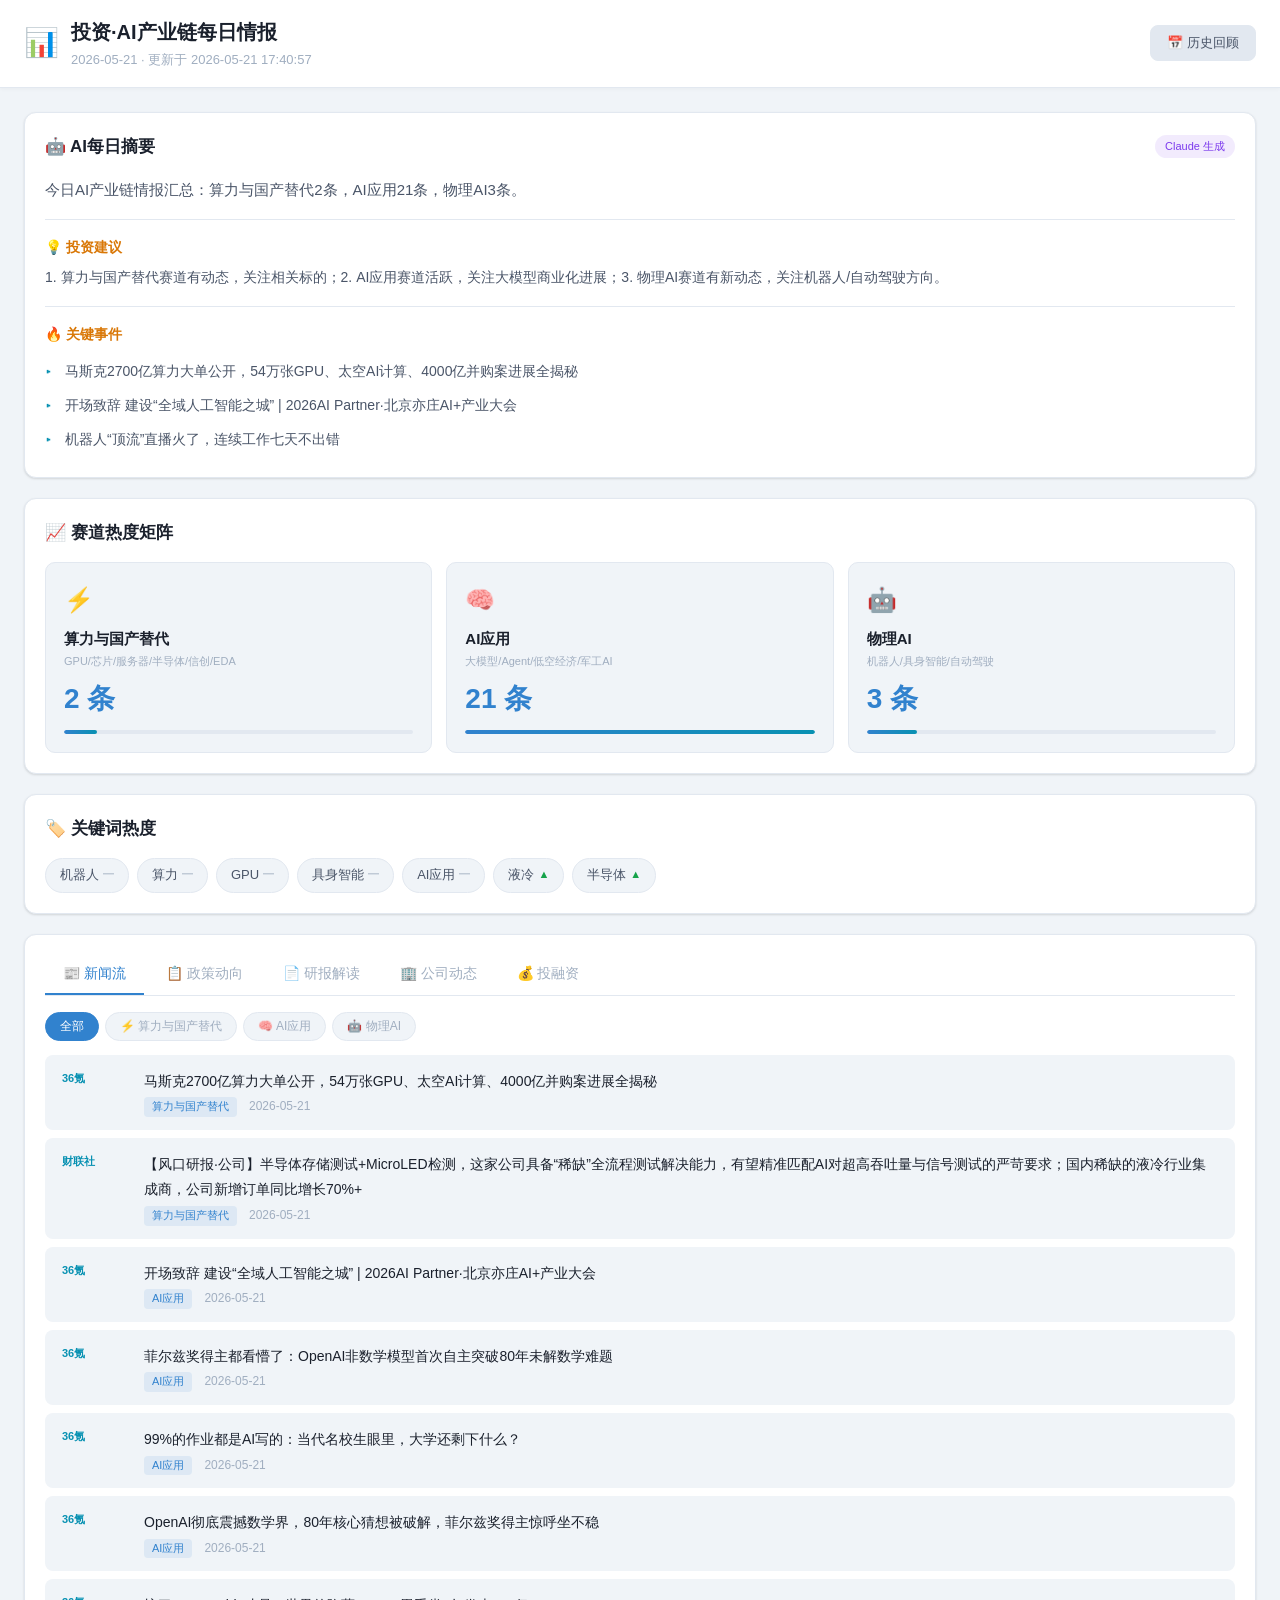
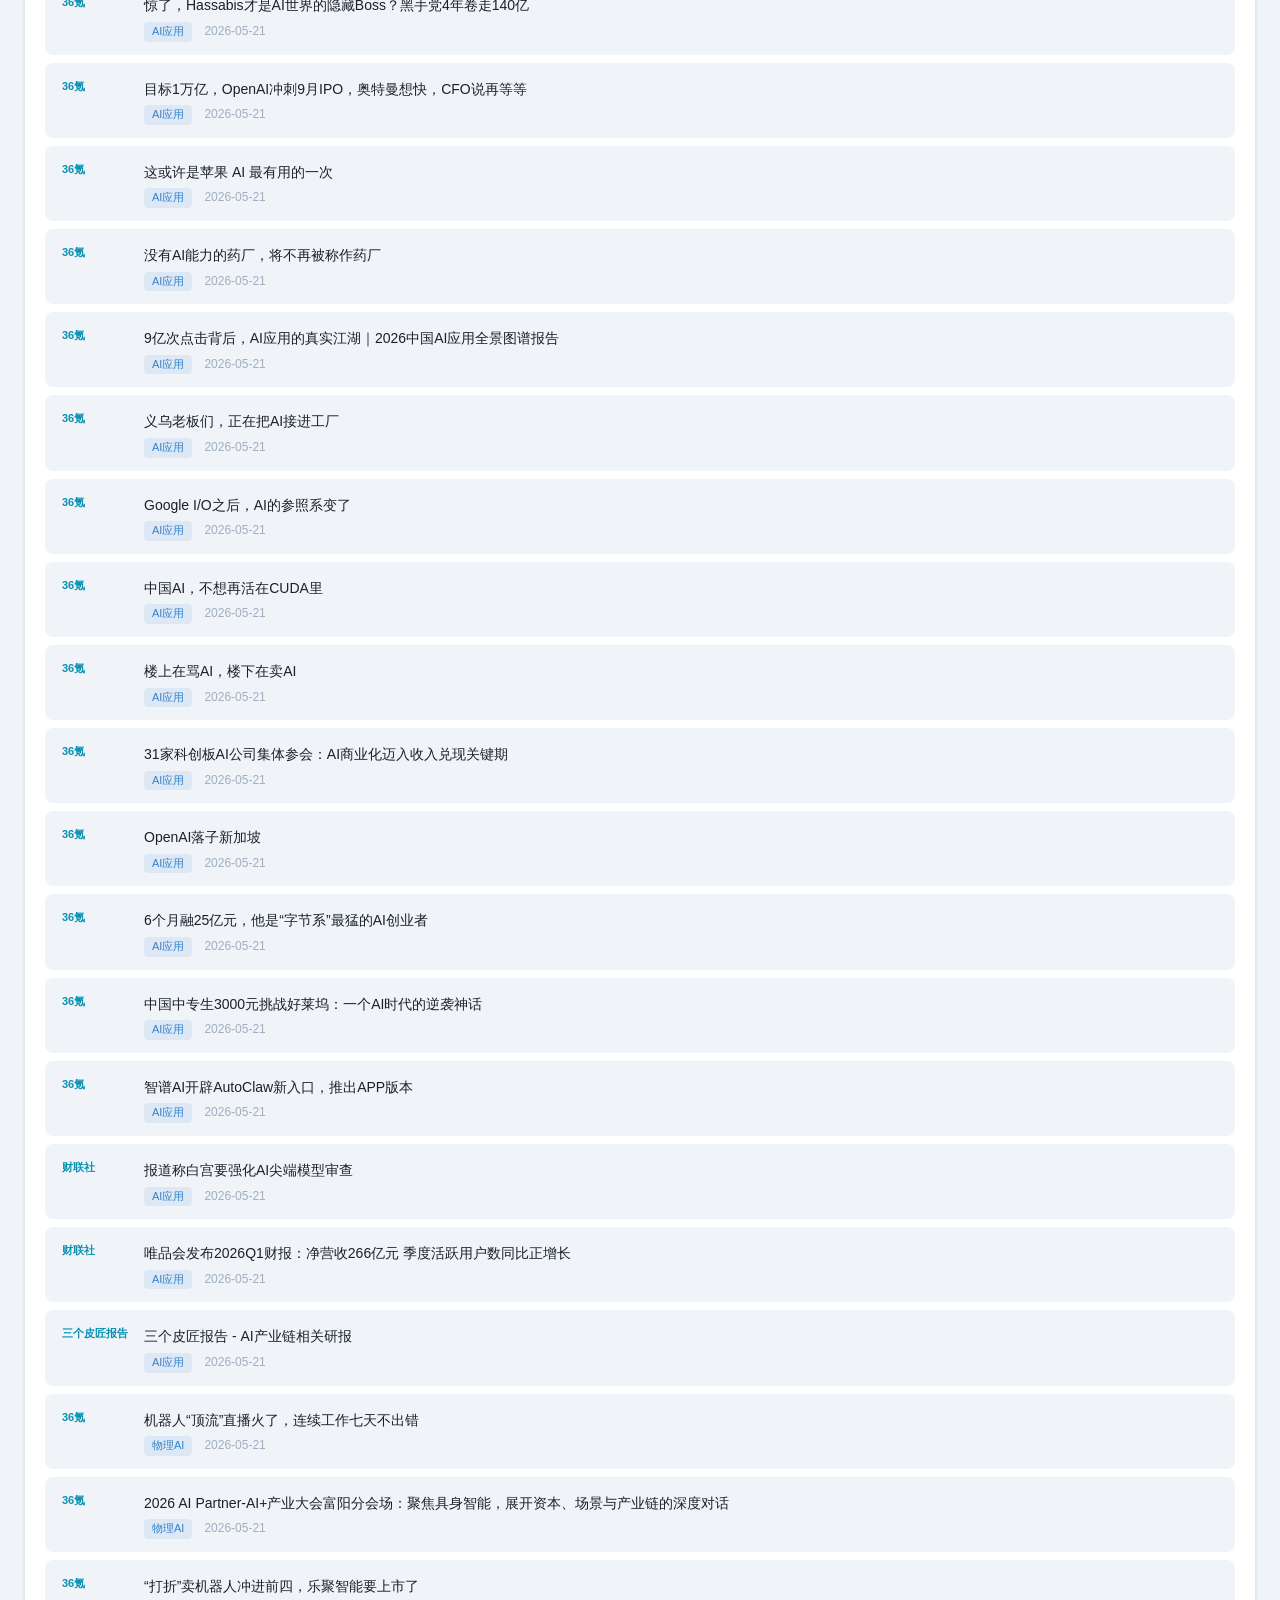
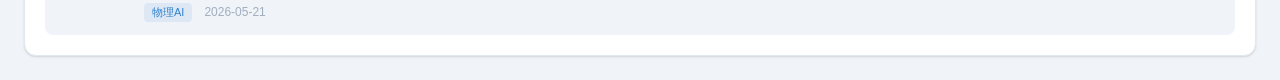
<file: 陀飞轮+投资·AI产业链每日情报/AI Investment Daily Brief（投资·AI产业链每日情报）.html>
<!DOCTYPE html>
<html lang="zh-CN">
<head>
    <meta charset="UTF-8">
    <meta name="viewport" content="width=device-width, initial-scale=1.0">
    <title>投资·AI产业链每日情报看板</title>
    <style>
/* ====== 投资·AI产业链每日情报看板 ====== */

:root {
    --bg-primary: #f0f4f8;
    --bg-secondary: #ffffff;
    --bg-tertiary: #e2e8f0;
    --text-primary: #1a202c;
    --text-secondary: #4a5568;
    --text-muted: #a0aec0;
    --accent-blue: #3182ce;
    --accent-cyan: #0891b2;
    --accent-green: #16a34a;
    --accent-yellow: #d97706;
    --accent-red: #dc2626;
    --accent-purple: #7c3aed;
    --accent-pink: #db2777;
    --border: #e2e8f0;
    --shadow: 0 1px 3px rgba(0, 0, 0, 0.08), 0 1px 2px rgba(0, 0, 0, 0.06);
    --radius: 12px;
}

* { margin: 0; padding: 0; box-sizing: border-box; }

body {
    background: var(--bg-primary);
    color: var(--text-primary);
    font-family: -apple-system, BlinkMacSystemFont, "Segoe UI", "PingFang SC", "Microsoft YaHei", sans-serif;
    line-height: 1.6;
    min-height: 100vh;
}

/* Header */
.header {
    background: var(--bg-secondary);
    border-bottom: 1px solid var(--border);
    position: sticky;
    top: 0;
    z-index: 100;
    box-shadow: 0 1px 4px rgba(0,0,0,0.04);
}
.header-inner {
    max-width: 1400px;
    margin: 0 auto;
    padding: 16px 24px;
    display: flex;
    justify-content: space-between;
    align-items: center;
}
.header-left { display: flex; align-items: center; gap: 12px; }
.logo { font-size: 28px; }
.header-title { font-size: 20px; font-weight: 700; color: var(--text-primary); }
.header-sub { font-size: 13px; color: var(--text-muted); margin-top: 2px; }
.header-right { display: flex; gap: 8px; }
.btn-history, .btn-refresh {
    background: var(--bg-tertiary);
    color: var(--text-secondary);
    border: 1px solid var(--border);
    padding: 8px 16px;
    border-radius: 8px;
    cursor: pointer;
    font-size: 13px;
    transition: all 0.2s;
}
.btn-history:hover, .btn-refresh:hover {
    background: var(--accent-blue);
    color: white;
    border-color: var(--accent-blue);
}

/* Main */
.main {
    max-width: 1400px;
    margin: 0 auto;
    padding: 24px;
    display: flex;
    flex-direction: column;
    gap: 20px;
}

/* Card */
.card {
    background: var(--bg-secondary);
    border-radius: var(--radius);
    border: 1px solid var(--border);
    padding: 20px;
    box-shadow: var(--shadow);
}
.card-header {
    display: flex;
    justify-content: space-between;
    align-items: center;
    margin-bottom: 16px;
}
.card-header h2 { font-size: 17px; font-weight: 600; color: var(--text-primary); }
.card-badge {
    background: rgba(124, 58, 237, 0.1);
    color: var(--accent-purple);
    font-size: 11px;
    padding: 3px 10px;
    border-radius: 20px;
}

/* Summary */
.summary-text {
    color: var(--text-secondary);
    font-size: 15px;
    line-height: 1.8;
}
.investment-insight, .key-events {
    margin-top: 16px;
    padding-top: 16px;
    border-top: 1px solid var(--border);
}
.investment-insight h3, .key-events h3 {
    font-size: 14px;
    color: var(--accent-yellow);
    margin-bottom: 8px;
}
.investment-insight p {
    color: var(--text-secondary);
    font-size: 14px;
    line-height: 1.7;
}
.key-events ul { list-style: none; padding: 0; }
.key-events li {
    padding: 6px 0 6px 20px;
    position: relative;
    color: var(--text-secondary);
    font-size: 14px;
}
.key-events li::before {
    content: "▸";
    position: absolute;
    left: 0;
    color: var(--accent-cyan);
}

/* Sector Grid */
.sector-grid {
    display: grid;
    grid-template-columns: repeat(auto-fit, minmax(220px, 1fr));
    gap: 14px;
}
.sector-card {
    background: var(--bg-primary);
    border: 1px solid var(--border);
    border-radius: 10px;
    padding: 18px;
    cursor: pointer;
    transition: all 0.25s;
}
.sector-card:hover {
    border-color: var(--accent-blue);
    transform: translateY(-2px);
    box-shadow: 0 8px 16px rgba(49, 130, 206, 0.12);
}
.sector-icon { font-size: 24px; margin-bottom: 8px; }
.sector-name { font-size: 15px; font-weight: 600; margin-bottom: 2px; color: var(--text-primary); }
.sector-sub { font-size: 11px; color: var(--text-muted); margin-bottom: 6px; }
.sector-count { font-size: 28px; font-weight: 800; color: var(--accent-blue); }
.sector-bar {
    height: 4px;
    background: var(--bg-tertiary);
    border-radius: 2px;
    margin-top: 8px;
    overflow: hidden;
}
.sector-bar-fill {
    height: 100%;
    border-radius: 2px;
    background: linear-gradient(90deg, var(--accent-blue), var(--accent-cyan));
    transition: width 0.5s ease;
    width: 0%;
}

/* Keywords */
.keywords-container {
    display: flex;
    flex-wrap: wrap;
    gap: 8px;
}
.keyword-tag {
    display: inline-flex;
    align-items: center;
    gap: 4px;
    background: var(--bg-primary);
    border: 1px solid var(--border);
    padding: 6px 14px;
    border-radius: 20px;
    font-size: 13px;
    color: var(--text-secondary);
    transition: all 0.2s;
}
.keyword-tag:hover { border-color: var(--accent-cyan); color: var(--text-primary); }
.keyword-tag .trend-up { color: var(--accent-green); font-size: 11px; }
.keyword-tag .trend-down { color: var(--accent-red); font-size: 11px; }
.keyword-tag .trend-stable { color: var(--text-muted); font-size: 11px; }
.keyword-weight-5 { border-color: var(--accent-blue); color: var(--accent-blue); background: rgba(49, 130, 206, 0.08); }
.keyword-weight-4 { border-color: var(--accent-cyan); color: var(--accent-cyan); background: rgba(8, 145, 178, 0.08); }

/* Tabs */
.tabs {
    display: flex;
    gap: 4px;
    border-bottom: 1px solid var(--border);
    margin-bottom: 16px;
    overflow-x: auto;
}
.tab {
    background: none;
    border: none;
    color: var(--text-muted);
    padding: 10px 18px;
    font-size: 14px;
    cursor: pointer;
    border-bottom: 2px solid transparent;
    transition: all 0.2s;
    white-space: nowrap;
}
.tab:hover { color: var(--text-secondary); }
.tab.active {
    color: var(--accent-blue);
    border-bottom-color: var(--accent-blue);
}

/* News sector sub-tabs */
.news-sectors-tabs {
    display: flex;
    gap: 6px;
    margin-bottom: 14px;
    flex-wrap: wrap;
}
.news-sector-tab {
    background: var(--bg-primary);
    border: 1px solid var(--border);
    color: var(--text-muted);
    padding: 5px 14px;
    border-radius: 16px;
    font-size: 12px;
    cursor: pointer;
    transition: all 0.2s;
}
.news-sector-tab.active {
    background: var(--accent-blue);
    color: white;
    border-color: var(--accent-blue);
}
.news-sector-tab:hover:not(.active) {
    border-color: var(--accent-blue);
    color: var(--text-secondary);
}

/* Tab Content */
.tab-content { display: none; }
.tab-content.active { display: block; }

/* News List */
.news-list { display: flex; flex-direction: column; gap: 8px; }
.news-item {
    display: flex;
    gap: 12px;
    padding: 12px 16px;
    background: var(--bg-primary);
    border-radius: 8px;
    border: 1px solid transparent;
    transition: all 0.2s;
}
.news-item:hover {
    border-color: var(--border);
    background: var(--bg-tertiary);
}
.news-item-source {
    font-size: 11px;
    color: var(--accent-cyan);
    white-space: nowrap;
    min-width: 70px;
    padding-top: 2px;
    font-weight: 600;
}
.news-item-body { flex: 1; }
.news-item-title {
    font-size: 14px;
    color: var(--text-primary);
    text-decoration: none;
    line-height: 1.5;
}
.news-item-title:hover { color: var(--accent-blue); }
.news-item-meta {
    display: flex;
    gap: 12px;
    margin-top: 4px;
    font-size: 12px;
    color: var(--text-muted);
}
.news-item-sector {
    background: rgba(49, 130, 206, 0.1);
    color: var(--accent-blue);
    padding: 1px 8px;
    border-radius: 4px;
    font-size: 11px;
}

/* Research Card */
.research-list { display: flex; flex-direction: column; gap: 12px; }
.research-card {
    background: var(--bg-primary);
    border: 1px solid var(--border);
    border-radius: 10px;
    padding: 16px;
    transition: all 0.2s;
}
.research-card:hover { border-color: var(--accent-purple); }
.research-card-header {
    display: flex;
    justify-content: space-between;
    align-items: flex-start;
    margin-bottom: 8px;
}
.research-card-title {
    font-size: 14px;
    font-weight: 600;
    color: var(--text-primary);
    flex: 1;
}
.research-card-source {
    font-size: 12px;
    color: var(--accent-purple);
    margin-left: 12px;
    white-space: nowrap;
    font-weight: 600;
}
.research-card-summary {
    font-size: 13px;
    color: var(--text-secondary);
    line-height: 1.7;
    padding: 10px 14px;
    background: rgba(124, 58, 237, 0.05);
    border-left: 3px solid var(--accent-purple);
    border-radius: 0 6px 6px 0;
    margin-top: 8px;
}
.research-card-point {
    margin-top: 8px;
    font-size: 13px;
    color: var(--accent-yellow);
    font-weight: 600;
}

/* Company Grid */
.company-grid { display: flex; flex-direction: column; gap: 16px; }
.company-sector-group {}
.company-sector-title {
    font-size: 14px;
    font-weight: 600;
    color: var(--accent-blue);
    margin-bottom: 8px;
    padding-bottom: 6px;
    border-bottom: 1px solid var(--border);
}
.company-events { display: flex; flex-direction: column; gap: 6px; }
.company-event {
    display: flex;
    gap: 10px;
    padding: 8px 12px;
    background: var(--bg-primary);
    border-radius: 6px;
    font-size: 13px;
}
.company-event-name {
    color: var(--accent-cyan);
    font-weight: 600;
    min-width: 80px;
}
.company-event-text { color: var(--text-secondary); flex: 1; }
.company-event-date { color: var(--text-muted); font-size: 12px; white-space: nowrap; }

/* Modal */
.modal-overlay {
    position: fixed;
    top: 0; left: 0; right: 0; bottom: 0;
    background: rgba(0, 0, 0, 0.4);
    z-index: 200;
    display: flex;
    align-items: center;
    justify-content: center;
}
.modal {
    background: var(--bg-secondary);
    border-radius: var(--radius);
    width: 90%;
    max-width: 600px;
    max-height: 80vh;
    overflow: hidden;
    display: flex;
    flex-direction: column;
}
.modal-header {
    display: flex;
    justify-content: space-between;
    align-items: center;
    padding: 16px 20px;
    border-bottom: 1px solid var(--border);
}
.modal-header h2 { font-size: 17px; color: var(--text-primary); }
.modal-close {
    background: none;
    border: none;
    color: var(--text-muted);
    font-size: 24px;
    cursor: pointer;
}
.modal-close:hover { color: var(--text-primary); }
.modal-body { padding: 16px 20px; overflow-y: auto; }
.history-item {
    display: flex;
    justify-content: space-between;
    align-items: center;
    padding: 10px 14px;
    border-radius: 8px;
    cursor: pointer;
    transition: all 0.2s;
    margin-bottom: 4px;
}
.history-item:hover { background: var(--bg-primary); }
.history-date { font-size: 14px; color: var(--text-primary); }
.history-count { font-size: 12px; color: var(--text-muted); }

/* Footer */
.footer {
    text-align: center;
    padding: 24px;
    color: var(--text-muted);
    font-size: 12px;
    line-height: 1.8;
}

/* Loading */
.loading {
    text-align: center;
    padding: 40px;
    color: var(--text-muted);
}
.loading-spinner {
    display: inline-block;
    width: 24px;
    height: 24px;
    border: 3px solid var(--bg-tertiary);
    border-top-color: var(--accent-blue);
    border-radius: 50%;
    animation: spin 0.8s linear infinite;
}
@keyframes spin { to { transform: rotate(360deg); } }

/* Empty State */
.empty-state {
    text-align: center;
    padding: 30px;
    color: var(--text-muted);
    font-size: 14px;
}

/* Responsive */
@media (max-width: 768px) {
    .header-inner { padding: 12px 16px; }
    .header-title { font-size: 16px; }
    .main { padding: 16px; }
    .sector-grid { grid-template-columns: repeat(2, 1fr); }
    .card { padding: 14px; }
    .tabs { gap: 0; }
    .tab { padding: 8px 12px; font-size: 13px; }
    .news-item { flex-direction: column; gap: 4px; }
    .news-item-source { min-width: auto; }
}
@media (max-width: 480px) {
    .sector-grid { grid-template-columns: 1fr; }
}

</style>
    <link rel="icon" href="data:image/svg+xml,<svg xmlns='http://www.w3.org/2000/svg' viewBox='0 0 100 100'><text y='.9em' font-size='90'>📊</text></svg>">
</head>
<body>
    <!-- 顶部导航 -->
    <header class="header">
        <div class="header-inner">
            <div class="header-left">
                <span class="logo">📊</span>
                <div>
                    <h1 class="header-title">投资·AI产业链每日情报</h1>
                    <p class="header-sub" id="headerDate">加载中...</p>
                </div>
            </div>
            <div class="header-right">
                <button class="btn-history" id="btnHistory" title="历史回顾">📅 历史回顾</button>
            </div>
        </div>
    </header>

    <main class="main">
        <!-- 每日摘要卡 -->
        <section class="card summary-card">
            <div class="card-header">
                <h2>🤖 AI每日摘要</h2>
                <span class="card-badge">Claude 生成</span>
            </div>
            <div class="summary-content" id="dailySummary">
                <p class="summary-text">加载中...</p>
            </div>
            <div class="investment-insight" id="investmentInsight" style="display:none;">
                <h3>💡 投资建议</h3>
                <p id="insightText"></p>
            </div>
            <div class="key-events" id="keyEvents" style="display:none;">
                <h3>🔥 关键事件</h3>
                <ul id="eventsList"></ul>
            </div>
        </section>

        <!-- 赛道热度矩阵 -->
        <section class="card">
            <div class="card-header">
                <h2>📈 赛道热度矩阵</h2>
            </div>
            <div class="sector-grid" id="sectorGrid">
                <div class="sector-card" data-sector="computing">
                    <div class="sector-icon">⚡</div>
                    <div class="sector-name">算力与国产替代</div>
                    <div class="sector-sub">GPU/芯片/服务器/半导体/信创/EDA</div>
                    <div class="sector-count" id="count-computing">-</div>
                    <div class="sector-bar"><div class="sector-bar-fill" id="bar-computing"></div></div>
                </div>
                <div class="sector-card" data-sector="ai_app">
                    <div class="sector-icon">🧠</div>
                    <div class="sector-name">AI应用</div>
                    <div class="sector-sub">大模型/Agent/低空经济/军工AI</div>
                    <div class="sector-count" id="count-ai_app">-</div>
                    <div class="sector-bar"><div class="sector-bar-fill" id="bar-ai_app"></div></div>
                </div>
                <div class="sector-card" data-sector="physical_ai">
                    <div class="sector-icon">🤖</div>
                    <div class="sector-name">物理AI</div>
                    <div class="sector-sub">机器人/具身智能/自动驾驶</div>
                    <div class="sector-count" id="count-physical_ai">-</div>
                    <div class="sector-bar"><div class="sector-bar-fill" id="bar-physical_ai"></div></div>
                </div>
            </div>
        </section>

        <!-- 关键词热度 -->
        <section class="card">
            <div class="card-header">
                <h2>🏷️ 关键词热度</h2>
            </div>
            <div class="keywords-container" id="keywordsContainer">
                加载中...
            </div>
        </section>

        <!-- 新闻流 + 研报 + 公司动态 Tab区域 -->
        <section class="card main-content">
            <div class="tabs">
                <button class="tab active" data-tab="news">📰 新闻流</button>
                <button class="tab" data-tab="policy">📋 政策动向</button>
                <button class="tab" data-tab="research">📄 研报解读</button>
                <button class="tab" data-tab="company">🏢 公司动态</button>
                <button class="tab" data-tab="funding">💰 投融资</button>
            </div>

            <!-- 新闻流 -->
            <div class="tab-content active" id="tab-news">
                <div class="news-sectors-tabs" id="newsSectorTabs"></div>
                <div class="news-list" id="newsList"></div>
            </div>

            <!-- 政策动向 -->
            <div class="tab-content" id="tab-policy">
                <div class="news-list" id="policyList"></div>
            </div>

            <!-- 研报解读 -->
            <div class="tab-content" id="tab-research">
                <div class="research-list" id="researchList"></div>
            </div>

            <!-- 公司动态 -->
            <div class="tab-content" id="tab-company">
                <div class="company-grid" id="companyGrid"></div>
            </div>

            <!-- 投融资 -->
            <div class="tab-content" id="tab-funding">
                <div class="news-list" id="fundingList"></div>
            </div>
        </section>
    </main>

    <!-- 历史回顾弹窗 -->
    <div class="modal-overlay" id="historyModal" style="display:none;">
        <div class="modal">
            <div class="modal-header">
                <h2>📅 历史回顾</h2>
                <button class="modal-close" id="modalClose">&times;</button>
            </div>
            <div class="modal-body" id="historyList"></div>
        </div>
    </div>

    <script>
const EMBEDDED_DATA = {"date": "2026-05-21", "updated_at": "2026-05-21 17:40:57", "daily_summary": "今日AI产业链情报汇总：算力与国产替代2条，AI应用21条，物理AI3条。", "investment_insight": "1. 算力与国产替代赛道有动态，关注相关标的；2. AI应用赛道活跃，关注大模型商业化进展；3. 物理AI赛道有新动态，关注机器人/自动驾驶方向。", "sector_summaries": {"computing": "今日算力与国产替代相关新闻2条。重点关注：马斯克2700亿算力大单公开，54万张GPU、太空AI计算、4000亿并购案进展全揭秘；【风口研报·公司】半导体存储测试+MicroLED检测，这家公司具备“稀缺”全流程测试解决能力，有望精准匹配AI对超高吞吐量与信号测试的严苛要求；国内稀缺的液冷行业集成商，公司新增订单同比增长70%+", "ai_app": "今日AI应用相关新闻21条。重点关注：开场致辞 建设“全域人工智能之城” | 2026AI Partner·北京亦庄AI+产业大会；菲尔兹奖得主都看懵了：OpenAI非数学模型首次自主突破80年未解数学难题；99%的作业都是AI写的：当代名校生眼里，大学还剩下什么？", "physical_ai": "今日物理AI相关新闻3条。重点关注：机器人“顶流”直播火了，连续工作七天不出错；2026 AI Partner-AI+产业大会富阳分会场：聚焦具身智能，展开资本、场景与产业链的深度对话；“打折”卖机器人冲进前四，乐聚智能要上市了"}, "key_events": ["马斯克2700亿算力大单公开，54万张GPU、太空AI计算、4000亿并购案进展全揭秘", "开场致辞 建设“全域人工智能之城” | 2026AI Partner·北京亦庄AI+产业大会", "机器人“顶流”直播火了，连续工作七天不出错"], "keywords": [{"word": "机器人", "sector": "physical_ai", "count": 2, "weight": 2, "trend": "stable"}, {"word": "算力", "sector": "computing", "count": 1, "weight": 1, "trend": "stable"}, {"word": "GPU", "sector": "computing", "count": 1, "weight": 1, "trend": "stable"}, {"word": "具身智能", "sector": "physical_ai", "count": 1, "weight": 1, "trend": "stable"}, {"word": "AI应用", "sector": "ai_app", "count": 1, "weight": 1, "trend": "stable"}, {"word": "液冷", "sector": "computing", "count": 1, "weight": 1, "trend": "up"}, {"word": "半导体", "sector": "computing", "count": 1, "weight": 1, "trend": "up"}], "news": {"computing": [{"title": "马斯克2700亿算力大单公开，54万张GPU、太空AI计算、4000亿并购案进展全揭秘", "source": "36氪", "url": "https://36kr.com/p/3818728566654082", "date": "2026-05-21", "content": "", "category": "industry", "sector": "computing"}, {"title": "【风口研报·公司】半导体存储测试+MicroLED检测，这家公司具备“稀缺”全流程测试解决能力，有望精准匹配AI对超高吞吐量与信号测试的严苛要求；国内稀缺的液冷行业集成商，公司新增订单同比增长70%+", "source": "财联社", "url": "https://www.cls.cn/detail/2377967", "date": "2026-05-21", "content": "半导体存储测试+MicroLED检测，这家公司具备“稀缺”全流程测试解决能力，有望精准匹配AI对超高吞吐量与信号完整性检测的严苛要求；②这家公司是国内稀缺的液冷行业集成商，新增订单同比增长70%+，已重点构建北美AI液冷产品交付能力", "category": "industry", "sector": "computing"}], "ai_app": [{"title": "开场致辞 建设“全域人工智能之城” | 2026AI Partner·北京亦庄AI+产业大会", "source": "36氪", "url": "https://36kr.com/p/3818784445465731", "date": "2026-05-21", "content": "", "category": "industry", "sector": "ai_app"}, {"title": "菲尔兹奖得主都看懵了：OpenAI非数学模型首次自主突破80年未解数学难题", "source": "36氪", "url": "https://36kr.com/p/3818706603017094", "date": "2026-05-21", "content": "", "category": "industry", "sector": "ai_app"}, {"title": "99%的作业都是AI写的：当代名校生眼里，大学还剩下什么？", "source": "36氪", "url": "https://36kr.com/p/3818581451530501", "date": "2026-05-21", "content": "", "category": "industry", "sector": "ai_app"}, {"title": "OpenAI彻底震撼数学界，80年核心猜想被破解，菲尔兹奖得主惊呼坐不稳", "source": "36氪", "url": "https://36kr.com/p/3818728450835589", "date": "2026-05-21", "content": "", "category": "industry", "sector": "ai_app"}, {"title": "惊了，Hassabis才是AI世界的隐藏Boss？黑手党4年卷走140亿", "source": "36氪", "url": "https://36kr.com/p/3818728469726085", "date": "2026-05-21", "content": "", "category": "industry", "sector": "ai_app"}, {"title": "目标1万亿，OpenAI冲刺9月IPO，奥特曼想快，CFO说再等等", "source": "36氪", "url": "https://36kr.com/p/3818729301558409", "date": "2026-05-21", "content": "", "category": "industry", "sector": "ai_app"}, {"title": "这或许是苹果 AI 最有用的一次", "source": "36氪", "url": "https://36kr.com/p/3818524486042756", "date": "2026-05-21", "content": "", "category": "industry", "sector": "ai_app"}, {"title": "没有AI能力的药厂，将不再被称作药厂", "source": "36氪", "url": "https://36kr.com/p/3818431174909961", "date": "2026-05-21", "content": "", "category": "industry", "sector": "ai_app"}, {"title": "9亿次点击背后，AI应用的真实江湖｜2026中国AI应用全景图谱报告", "source": "36氪", "url": "https://36kr.com/p/3818450346738823", "date": "2026-05-21", "content": "", "category": "industry", "sector": "ai_app"}, {"title": "义乌老板们，正在把AI接进工厂", "source": "36氪", "url": "https://36kr.com/p/3818419978765441", "date": "2026-05-21", "content": "", "category": "industry", "sector": "ai_app"}, {"title": "Google I/O之后，AI的参照系变了", "source": "36氪", "url": "https://36kr.com/p/3818402638733573", "date": "2026-05-21", "content": "", "category": "industry", "sector": "ai_app"}, {"title": "中国AI，不想再活在CUDA里", "source": "36氪", "url": "https://36kr.com/p/3818457345449989", "date": "2026-05-21", "content": "", "category": "industry", "sector": "ai_app"}, {"title": "楼上在骂AI，楼下在卖AI", "source": "36氪", "url": "https://36kr.com/p/3818382148346116", "date": "2026-05-21", "content": "", "category": "industry", "sector": "ai_app"}, {"title": "31家科创板AI公司集体参会：AI商业化迈入收入兑现关键期", "source": "36氪", "url": "https://36kr.com/p/3818410704028548", "date": "2026-05-21", "content": "", "category": "industry", "sector": "ai_app"}, {"title": "OpenAI落子新加坡", "source": "36氪", "url": "https://36kr.com/p/3818408579793801", "date": "2026-05-21", "content": "", "category": "industry", "sector": "ai_app"}, {"title": "6个月融25亿元，他是“字节系”最猛的AI创业者", "source": "36氪", "url": "https://36kr.com/p/3818285496255622", "date": "2026-05-21", "content": "", "category": "industry", "sector": "ai_app"}, {"title": "中国中专生3000元挑战好莱坞：一个AI时代的逆袭神话", "source": "36氪", "url": "https://36kr.com/p/3817660645753991", "date": "2026-05-21", "content": "", "category": "industry", "sector": "ai_app"}, {"title": "智谱AI开辟AutoClaw新入口，推出APP版本", "source": "36氪", "url": "https://36kr.com/p/3817698479866757", "date": "2026-05-21", "content": "", "category": "industry", "sector": "ai_app"}, {"title": "报道称白宫要强化AI尖端模型审查", "source": "财联社", "url": "https://www.cls.cn/detail/2378037", "date": "2026-05-21", "content": "【报道称白宫要强化AI尖端模型审查】财联社5月21日电，据多名要求匿名的知情人士20日向美国《政治报》网站披露，白宫最早将于21日正式发布一项有关人工智能(AI)与网络安全的行政令，责成多个联邦机构共同强化对人工智能尖端模型的审查。报道称，特朗普政府将要发布的行政令受到业界高度关注，旨在强化对人工智能尖端系统研发的审查，避免灾难性伤害风险，同时基本维系对技术创新的支持。", "category": "industry", "sector": "ai_app"}, {"title": "唯品会发布2026Q1财报：净营收266亿元 季度活跃用户数同比正增长", "source": "财联社", "url": "https://www.cls.cn/detail/2378002", "date": "2026-05-21", "content": "【唯品会发布2026Q1财报：净营收266亿元 季度活跃用户数同比正增长】财联社5月21日电，唯品会发布2026年第一季度财报。财报显示，唯品会第一季度实现净营收266亿元，Non-GAAP净利润23亿元。同时，一季度GMV为569亿元，同比增长8.6%；订单数1.73亿，同比增长3.2%。平台第一季度活跃用户数4170万，同比实现正增长。会员方面，超级VIP（SVIP）活跃用户数同比保持快速增长，并持续贡献超过50%的线上销售额。平台推进AI规模化部署，推动用户服务提质增效；依托AI能力，在多维度赋能商家，并有效提升平台运营效率。", "category": "industry", "sector": "ai_app"}, {"title": "三个皮匠报告 - AI产业链相关研报", "source": "三个皮匠报告", "url": "https://www.sgpjbg.com/search.html?kw=AI", "date": "2026-05-21", "content": "点击查看三个皮匠报告网站上的AI相关研报", "category": "research", "sector": "ai_app"}], "physical_ai": [{"title": "机器人“顶流”直播火了，连续工作七天不出错", "source": "36氪", "url": "https://36kr.com/p/3818728973141121", "date": "2026-05-21", "content": "", "category": "industry", "sector": "physical_ai"}, {"title": "2026 AI Partner-AI+产业大会富阳分会场：聚焦具身智能，展开资本、场景与产业链的深度对话", "source": "36氪", "url": "https://36kr.com/p/3818746217448578", "date": "2026-05-21", "content": "", "category": "industry", "sector": "physical_ai"}, {"title": "“打折”卖机器人冲进前四，乐聚智能要上市了", "source": "36氪", "url": "https://36kr.com/p/3818453125832712", "date": "2026-05-21", "content": "", "category": "industry", "sector": "physical_ai"}]}, "policy": [], "research_highlights": [], "company_updates": {"computing": [], "ai_app": [{"name": "OpenAI", "event": "菲尔兹奖得主都看懵了：OpenAI非数学模型首次自主突破80年未解数学难题", "date": "2026-05-21", "url": "https://36kr.com/p/3818706603017094", "source": "36氪"}, {"name": "OpenAI", "event": "OpenAI彻底震撼数学界，80年核心猜想被破解，菲尔兹奖得主惊呼坐不稳", "date": "2026-05-21", "url": "https://36kr.com/p/3818728450835589", "source": "36氪"}, {"name": "OpenAI", "event": "目标1万亿，OpenAI冲刺9月IPO，奥特曼想快，CFO说再等等", "date": "2026-05-21", "url": "https://36kr.com/p/3818729301558409", "source": "36氪"}, {"name": "Google", "event": "Google I/O之后，AI的参照系变了", "date": "2026-05-21", "url": "https://36kr.com/p/3818402638733573", "source": "36氪"}, {"name": "OpenAI", "event": "OpenAI落子新加坡", "date": "2026-05-21", "url": "https://36kr.com/p/3818408579793801", "source": "36氪"}, {"name": "智谱AI", "event": "智谱AI开辟AutoClaw新入口，推出APP版本", "date": "2026-05-21", "url": "https://36kr.com/p/3817698479866757", "source": "36氪"}], "physical_ai": []}};
/* 投资·AI产业链每日情报看板 - 前端逻辑 */

const SECTOR_NAMES = {
    computing: "算力与国产替代",
    ai_app: "AI应用",
    physical_ai: "物理AI",
    funding: "投融资",
};

const SECTOR_ICONS = {
    computing: "⚡",
    ai_app: "🧠",
    physical_ai: "🤖",
    funding: "💰",
};

let currentData = null;
let currentNewsSector = "all";

// ====== 数据加载 ======

async function loadData(date) {
    if (!date && typeof EMBEDDED_DATA !== "undefined") { currentData = EMBEDDED_DATA; renderAll(EMBEDDED_DATA); return EMBEDDED_DATA; }
    try {
        let url = "data/latest.json";
        if (date) {
            url = `data/history/${date}.json`;
        }
        const resp = await fetch(url + "?t=" + Date.now());
        if (!resp.ok) throw new Error("Not found");
        const data = await resp.json();
        currentData = data;
        renderAll(data);
        return data;
    } catch (e) {
        console.error("Load data failed:", e);
        renderEmpty();
        return null;
    }
}

// ====== 渲染 ======

function renderAll(data) {
    renderHeader(data);
    renderSummary(data);
    renderSectorGrid(data);
    renderKeywords(data);
    renderNews(data);
    renderPolicy(data);
    renderResearch(data);
    renderCompany(data);
    renderFunding(data);
}

function renderHeader(data) {
    const dateEl = document.getElementById("headerDate");
    dateEl.textContent = `${data.date} ${data.updated_at ? "· 更新于 " + data.updated_at : ""}`;
}

function renderSummary(data) {
    document.getElementById("dailySummary").innerHTML =
        `<p class="summary-text">${escapeHtml(data.daily_summary || "暂无摘要")}</p>`;

    const insightEl = document.getElementById("investmentInsight");
    if (data.investment_insight) {
        insightEl.style.display = "block";
        document.getElementById("insightText").textContent = data.investment_insight;
    }

    const eventsEl = document.getElementById("keyEvents");
    if (data.key_events && data.key_events.length > 0) {
        eventsEl.style.display = "block";
        document.getElementById("eventsList").innerHTML = data.key_events
            .map((e) => `<li>${escapeHtml(e)}</li>`)
            .join("");
    }
}

function renderSectorGrid(data) {
    const news = data.news || {};
    const maxCount = Math.max(
        1,
        ...Object.keys(SECTOR_NAMES)
            .filter((k) => k !== "funding")
            .map((k) => (news[k] || []).length)
    );

    Object.keys(SECTOR_NAMES)
        .filter((k) => k !== "funding")
        .forEach((sector) => {
            const count = (news[sector] || []).length;
            const countEl = document.getElementById("count-" + sector);
            const barEl = document.getElementById("bar-" + sector);
            if (countEl) countEl.textContent = count + " 条";
            if (barEl) barEl.style.width = (count / maxCount) * 100 + "%";
        });

    // 赛道摘要
    document.querySelectorAll(".sector-card").forEach((card) => {
        const sector = card.dataset.sector;
        card.addEventListener("click", () => {
            switchToNewsTab(sector);
        });
        const summary = (data.sector_summaries || {})[sector];
        if (summary) {
            card.title = summary;
        }
    });
}

function renderKeywords(data) {
    const container = document.getElementById("keywordsContainer");
    const keywords = data.keywords || [];
    if (!keywords.length) {
        container.innerHTML = '<div class="empty-state">暂无关键词数据</div>';
        return;
    }
    container.innerHTML = keywords
        .map((kw) => {
            const weightClass = kw.weight >= 5 ? "keyword-weight-5" : kw.weight >= 4 ? "keyword-weight-4" : "";
            const trendClass =
                kw.trend === "up"
                    ? "trend-up"
                    : kw.trend === "down"
                      ? "trend-down"
                      : "trend-stable";
            const trendIcon = kw.trend === "up" ? "▲" : kw.trend === "down" ? "▼" : "━";
            return `<span class="keyword-tag ${weightClass}" data-keyword="${escapeAttr(kw.word)}" data-sector="${kw.sector}" title="点击查看「${escapeHtml(kw.word)}」相关新闻">
                ${escapeHtml(kw.word)}
                <span class="${trendClass}">${trendIcon}</span>
            </span>`;
        })
        .join("");

    // 关键词点击 -> 跳转到对应赛道的新闻并筛选含该关键词的新闻
    container.querySelectorAll(".keyword-tag").forEach((tag) => {
        tag.style.cursor = "pointer";
        tag.addEventListener("click", () => {
            const sector = tag.dataset.sector;
            const keyword = tag.dataset.keyword;
            if (sector) {
                switchToNewsTab(sector);
                // 滚动到新闻区域
                const newsSection = document.querySelector(".main-content");
                if (newsSection) {
                    newsSection.scrollIntoView({ behavior: "smooth", block: "start" });
                }
                // 高亮含关键词的新闻
                setTimeout(() => {
                    document.querySelectorAll(".news-item").forEach((item) => {
                        const titleEl = item.querySelector(".news-item-title");
                        if (titleEl && titleEl.textContent.toLowerCase().includes(keyword.toLowerCase())) {
                            item.style.background = "rgba(49, 130, 206, 0.12)";
                            item.style.borderColor = "var(--accent-blue)";
                        } else {
                            item.style.background = "";
                            item.style.borderColor = "";
                        }
                    });
                }, 100);
            }
        });
    });
}

function renderNews(data) {
    const news = data.news || {};

    // 渲染赛道子Tab
    const tabsContainer = document.getElementById("newsSectorTabs");
    const sectors = ["all", ...Object.keys(SECTOR_NAMES).filter((k) => k !== "funding")];
    tabsContainer.innerHTML = sectors
        .map(
            (s) =>
                `<button class="news-sector-tab ${s === currentNewsSector ? "active" : ""}" data-sector="${s}">
            ${s === "all" ? "全部" : SECTOR_ICONS[s] + " " + SECTOR_NAMES[s]}
        </button>`
        )
        .join("");

    tabsContainer.querySelectorAll(".news-sector-tab").forEach((btn) => {
        btn.addEventListener("click", () => {
            currentNewsSector = btn.dataset.sector;
            tabsContainer.querySelectorAll(".news-sector-tab").forEach((b) => b.classList.remove("active"));
            btn.classList.add("active");
            renderNewsList(news);
        });
    });

    renderNewsList(news);
}

function renderNewsList(news) {
    const listEl = document.getElementById("newsList");
    let items = [];

    if (currentNewsSector === "all") {
        Object.keys(SECTOR_NAMES)
            .filter((k) => k !== "funding")
            .forEach((sector) => {
                (news[sector] || []).forEach((n) => items.push({ ...n, sector }));
            });
    } else {
        items = (news[currentNewsSector] || []).map((n) => ({
            ...n,
            sector: currentNewsSector,
        }));
    }

    if (!items.length) {
        listEl.innerHTML = '<div class="empty-state">暂无新闻数据</div>';
        return;
    }

    listEl.innerHTML = items
        .slice(0, 50)
        .map(
            (item) => `
        <div class="news-item">
            <div class="news-item-source">${escapeHtml(item.source)}</div>
            <div class="news-item-body">
                <a class="news-item-title" href="${escapeAttr(item.url)}" target="_blank" rel="noopener">
                    ${escapeHtml(item.title)}
                </a>
                <div class="news-item-meta">
                    <span class="news-item-sector">${SECTOR_NAMES[item.sector] || item.sector}</span>
                    <span>${escapeHtml(item.date || "")}</span>
                </div>
            </div>
        </div>
    `
        )
        .join("");
}

function renderPolicy(data) {
    const listEl = document.getElementById("policyList");
    const items = data.policy || [];
    if (!items.length) {
        listEl.innerHTML = '<div class="empty-state">暂无政策数据</div>';
        return;
    }
    listEl.innerHTML = items
        .map(
            (item) => `
        <div class="news-item">
            <div class="news-item-source">${escapeHtml(item.source)}</div>
            <div class="news-item-body">
                <a class="news-item-title" href="${escapeAttr(item.url)}" target="_blank" rel="noopener">
                    ${escapeHtml(item.title)}
                </a>
                <div class="news-item-meta">
                    <span class="news-item-sector">${SECTOR_NAMES[item.sector] || "政策"}</span>
                    <span>${escapeHtml(item.date || "")}</span>
                </div>
            </div>
        </div>
    `
        )
        .join("");
}

function renderResearch(data) {
    const listEl = document.getElementById("researchList");
    const highlights = data.research_highlights || [];
    const researchNews = [];
    (data.news || {});
    Object.values(data.news || {}).forEach((items) => {
        items.forEach((n) => {
            if (n.category === "research") researchNews.push(n);
        });
    });

    if (!highlights.length && !researchNews.length) {
        listEl.innerHTML = '<div class="empty-state">暂无研报数据</div>';
        return;
    }

    let html = "";

    // AI解读的研报
    if (highlights.length) {
        html += highlights
            .map(
                (r) => `
            <div class="research-card">
                <div class="research-card-header">
                    <div class="research-card-title">${escapeHtml(r.title)}</div>
                    <div class="research-card-source">${escapeHtml(r.source)}</div>
                </div>
                ${r.summary ? `<div class="research-card-summary">${escapeHtml(r.summary)}</div>` : ""}
                ${r.key_point ? `<div class="research-card-point">💡 ${escapeHtml(r.key_point)}</div>` : ""}
            </div>
        `
            )
            .join("");
    }

    // 普通研报列表
    if (researchNews.length) {
        html += researchNews
            .filter((n) => !highlights.some((h) => h.title === n.title))
            .slice(0, 10)
            .map(
                (item) => `
            <div class="news-item">
                <div class="news-item-source">${escapeHtml(item.source)}</div>
                <div class="news-item-body">
                    <a class="news-item-title" href="${escapeAttr(item.url)}" target="_blank" rel="noopener">
                        ${escapeHtml(item.title)}
                    </a>
                    <div class="news-item-meta">
                        <span class="news-item-sector">${SECTOR_NAMES[item.sector] || "研报"}</span>
                        <span>${escapeHtml(item.date || "")}</span>
                    </div>
                </div>
            </div>
        `
            )
            .join("");
    }

    listEl.innerHTML = html;
}

function renderCompany(data) {
    const gridEl = document.getElementById("companyGrid");
    const updates = data.company_updates || {};
    const sectorNames = SECTOR_NAMES;

    const hasData = Object.values(updates).some((v) => v && v.length > 0);
    if (!hasData) {
        gridEl.innerHTML = '<div class="empty-state">暂无公司动态数据</div>';
        return;
    }

    gridEl.innerHTML = Object.entries(updates)
        .filter(([, events]) => events && events.length > 0)
        .map(
            ([sector, events]) => `
        <div class="company-sector-group">
            <div class="company-sector-title">
                ${SECTOR_ICONS[sector] || ""} ${sectorNames[sector] || sector}
            </div>
            <div class="company-events">
                ${events
                    .slice(0, 5)
                    .map(
                        (e) => `
                    <div class="company-event">
                        <div class="company-event-name">${escapeHtml(e.name)}</div>
                        <div class="company-event-text">
                            ${e.url ? `<a href="${escapeAttr(e.url)}" target="_blank" rel="noopener" style="color:var(--text-secondary);text-decoration:none;">${escapeHtml(e.event)}</a>` : escapeHtml(e.event)}
                        </div>
                        <div class="company-event-date">${escapeHtml(e.date || "")}</div>
                    </div>
                `
                    )
                    .join("")}
            </div>
        </div>
    `
        )
        .join("");
}

function renderFunding(data) {
    const listEl = document.getElementById("fundingList");
    const items = (data.news || {}).funding || [];
    if (!items.length) {
        listEl.innerHTML = '<div class="empty-state">暂无投融资数据</div>';
        return;
    }
    listEl.innerHTML = items
        .map(
            (item) => `
        <div class="news-item">
            <div class="news-item-source">${escapeHtml(item.source)}</div>
            <div class="news-item-body">
                <a class="news-item-title" href="${escapeAttr(item.url)}" target="_blank" rel="noopener">
                    ${escapeHtml(item.title)}
                </a>
                <div class="news-item-meta">
                    <span>${escapeHtml(item.date || "")}</span>
                </div>
            </div>
        </div>
    `
        )
        .join("");
}

function renderEmpty() {
    document.getElementById("dailySummary").innerHTML =
        '<div class="empty-state">暂无数据，请先运行爬虫: python scraper/main.py</div>';
    document.getElementById("headerDate").textContent = "暂无数据";
}

// ====== Tab 切换 ======

function initTabs() {
    const tabs = document.querySelectorAll(".tab");
    tabs.forEach((tab) => {
        tab.addEventListener("click", () => {
            tabs.forEach((t) => t.classList.remove("active"));
            tab.classList.add("active");
            document.querySelectorAll(".tab-content").forEach((c) => c.classList.remove("active"));
            const target = document.getElementById("tab-" + tab.dataset.tab);
            if (target) target.classList.add("active");
        });
    });
}

function switchToNewsTab(sector) {
    // 切换到新闻流tab
    document.querySelectorAll(".tab").forEach((t) => t.classList.remove("active"));
    document.querySelector('.tab[data-tab="news"]').classList.add("active");
    document.querySelectorAll(".tab-content").forEach((c) => c.classList.remove("active"));
    document.getElementById("tab-news").classList.add("active");

    // 切换到对应赛道
    currentNewsSector = sector;
    document.querySelectorAll(".news-sector-tab").forEach((btn) => {
        btn.classList.toggle("active", btn.dataset.sector === sector);
    });
    if (currentData) {
        renderNewsList(currentData.news || {});
    }
}

// ====== 历史回顾 ======

function initHistory() {
    const modal = document.getElementById("historyModal");
    const btnHistory = document.getElementById("btnHistory");
    const btnClose = document.getElementById("modalClose");

    btnHistory.addEventListener("click", () => {
        modal.style.display = "flex";
        loadHistoryList();
    });
    btnClose.addEventListener("click", () => {
        modal.style.display = "none";
    });
    modal.addEventListener("click", (e) => {
        if (e.target === modal) modal.style.display = "none";
    });
}

async function loadHistoryList() {
    const listEl = document.getElementById("historyList");
    listEl.innerHTML = '<div class="loading"><div class="loading-spinner"></div></div>';

    // 尝试加载最近7天的历史
    const dates = [];
    const today = new Date();
    for (let i = 0; i < 14; i++) {
        const d = new Date(today);
        d.setDate(d.getDate() - i);
        dates.push(d.toISOString().slice(0, 10));
    }

    const items = [];
    for (const date of dates) {
        try {
            const resp = await fetch(`data/history/${date}.json`);
            if (resp.ok) {
                const data = await resp.json();
                const totalNews = Object.values(data.news || {}).reduce(
                    (sum, arr) => sum + arr.length,
                    0
                );
                items.push({ date, count: totalNews });
            }
        } catch {
            // skip
        }
    }

    if (!items.length) {
        listEl.innerHTML = '<div class="empty-state">暂无历史数据</div>';
        return;
    }

    listEl.innerHTML = items
        .map(
            (item) => `
        <div class="history-item" data-date="${item.date}">
            <div class="history-date">${item.date}</div>
            <div class="history-count">${item.count} 条新闻</div>
        </div>
    `
        )
        .join("");

    listEl.querySelectorAll(".history-item").forEach((el) => {
        el.addEventListener("click", () => {
            loadData(el.dataset.date);
            document.getElementById("historyModal").style.display = "none";
        });
    });
}

// ====== 刷新 ======

// ====== 工具函数 ======

function escapeHtml(str) {
    if (!str) return "";
    const div = document.createElement("div");
    div.textContent = str;
    return div.innerHTML;
}

function escapeAttr(str) {
    if (!str) return "";
    return str.replace(/"/g, "&quot;").replace(/'/g, "&#39;");
}

// ====== 初始化 ======

document.addEventListener("DOMContentLoaded", () => {
    initTabs();
    initHistory();
    loadData();
});

</script>
</body>
</html>
</file>
<file: site/css/style.css>
/* ====== 投资·AI产业链每日情报看板 ====== */

:root {
    --bg-primary: #f0f4f8;
    --bg-secondary: #ffffff;
    --bg-tertiary: #e2e8f0;
    --text-primary: #1a202c;
    --text-secondary: #4a5568;
    --text-muted: #a0aec0;
    --accent-blue: #3182ce;
    --accent-cyan: #0891b2;
    --accent-green: #16a34a;
    --accent-yellow: #d97706;
    --accent-red: #dc2626;
    --accent-purple: #7c3aed;
    --accent-pink: #db2777;
    --border: #e2e8f0;
    --shadow: 0 1px 3px rgba(0, 0, 0, 0.08), 0 1px 2px rgba(0, 0, 0, 0.06);
    --radius: 12px;
}

* { margin: 0; padding: 0; box-sizing: border-box; }

body {
    background: var(--bg-primary);
    color: var(--text-primary);
    font-family: -apple-system, BlinkMacSystemFont, "Segoe UI", "PingFang SC", "Microsoft YaHei", sans-serif;
    line-height: 1.6;
    min-height: 100vh;
}

/* Header */
.header {
    background: var(--bg-secondary);
    border-bottom: 1px solid var(--border);
    position: sticky;
    top: 0;
    z-index: 100;
    box-shadow: 0 1px 4px rgba(0,0,0,0.04);
}
.header-inner {
    max-width: 1400px;
    margin: 0 auto;
    padding: 16px 24px;
    display: flex;
    justify-content: space-between;
    align-items: center;
}
.header-left { display: flex; align-items: center; gap: 12px; }
.logo { font-size: 28px; }
.header-title { font-size: 20px; font-weight: 700; color: var(--text-primary); }
.header-sub { font-size: 13px; color: var(--text-muted); margin-top: 2px; }
.header-right { display: flex; gap: 8px; }
.btn-history, .btn-refresh {
    background: var(--bg-tertiary);
    color: var(--text-secondary);
    border: 1px solid var(--border);
    padding: 8px 16px;
    border-radius: 8px;
    cursor: pointer;
    font-size: 13px;
    transition: all 0.2s;
}
.btn-history:hover, .btn-refresh:hover {
    background: var(--accent-blue);
    color: white;
    border-color: var(--accent-blue);
}
.btn-refresh.loading {
    opacity: 0.6;
    pointer-events: none;
}

/* Refresh Toast */
.refresh-toast {
    position: fixed;
    top: 80px;
    left: 50%;
    transform: translateX(-50%);
    background: var(--accent-blue);
    color: white;
    padding: 10px 24px;
    border-radius: 8px;
    font-size: 14px;
    z-index: 300;
    box-shadow: 0 4px 12px rgba(49, 130, 206, 0.3);
    transition: opacity 0.3s;
    pointer-events: none;
}

/* Main */
.main {
    max-width: 1400px;
    margin: 0 auto;
    padding: 24px;
    display: flex;
    flex-direction: column;
    gap: 20px;
}

/* Card */
.card {
    background: var(--bg-secondary);
    border-radius: var(--radius);
    border: 1px solid var(--border);
    padding: 20px;
    box-shadow: var(--shadow);
}
.card-header {
    display: flex;
    justify-content: space-between;
    align-items: center;
    margin-bottom: 16px;
}
.card-header h2 { font-size: 17px; font-weight: 600; color: var(--text-primary); }
.card-badge {
    background: rgba(124, 58, 237, 0.1);
    color: var(--accent-purple);
    font-size: 11px;
    padding: 3px 10px;
    border-radius: 20px;
}

/* Summary */
.summary-text {
    color: var(--text-secondary);
    font-size: 15px;
    line-height: 1.8;
}
.investment-insight, .key-events {
    margin-top: 16px;
    padding-top: 16px;
    border-top: 1px solid var(--border);
}
.investment-insight h3, .key-events h3 {
    font-size: 14px;
    color: var(--accent-yellow);
    margin-bottom: 8px;
}
.investment-insight p {
    color: var(--text-secondary);
    font-size: 14px;
    line-height: 1.7;
}
.key-events ul { list-style: none; padding: 0; }
.key-events li {
    padding: 6px 0 6px 20px;
    position: relative;
    color: var(--text-secondary);
    font-size: 14px;
}
.key-events li::before {
    content: "▸";
    position: absolute;
    left: 0;
    color: var(--accent-cyan);
}

/* Sector Grid */
.sector-grid {
    display: grid;
    grid-template-columns: repeat(auto-fit, minmax(220px, 1fr));
    gap: 14px;
}
.sector-card {
    background: var(--bg-primary);
    border: 1px solid var(--border);
    border-radius: 10px;
    padding: 18px;
    cursor: pointer;
    transition: all 0.25s;
}
.sector-card:hover {
    border-color: var(--accent-blue);
    transform: translateY(-2px);
    box-shadow: 0 8px 16px rgba(49, 130, 206, 0.12);
}
.sector-icon { font-size: 24px; margin-bottom: 8px; }
.sector-name { font-size: 15px; font-weight: 600; margin-bottom: 2px; color: var(--text-primary); }
.sector-sub { font-size: 11px; color: var(--text-muted); margin-bottom: 6px; }
.sector-count { font-size: 28px; font-weight: 800; color: var(--accent-blue); }
.sector-bar {
    height: 4px;
    background: var(--bg-tertiary);
    border-radius: 2px;
    margin-top: 8px;
    overflow: hidden;
}
.sector-bar-fill {
    height: 100%;
    border-radius: 2px;
    background: linear-gradient(90deg, var(--accent-blue), var(--accent-cyan));
    transition: width 0.5s ease;
    width: 0%;
}

/* Keywords */
.keywords-container {
    display: flex;
    flex-wrap: wrap;
    gap: 8px;
}
.keyword-tag {
    display: inline-flex;
    align-items: center;
    gap: 4px;
    background: var(--bg-primary);
    border: 1px solid var(--border);
    padding: 6px 14px;
    border-radius: 20px;
    font-size: 13px;
    color: var(--text-secondary);
    transition: all 0.2s;
}
.keyword-tag:hover { border-color: var(--accent-cyan); color: var(--text-primary); }
.keyword-tag .trend-up { color: var(--accent-green); font-size: 11px; }
.keyword-tag .trend-down { color: var(--accent-red); font-size: 11px; }
.keyword-tag .trend-stable { color: var(--text-muted); font-size: 11px; }
.keyword-weight-5 { border-color: var(--accent-blue); color: var(--accent-blue); background: rgba(49, 130, 206, 0.08); }
.keyword-weight-4 { border-color: var(--accent-cyan); color: var(--accent-cyan); background: rgba(8, 145, 178, 0.08); }

/* Tabs */
.tabs {
    display: flex;
    gap: 4px;
    border-bottom: 1px solid var(--border);
    margin-bottom: 16px;
    overflow-x: auto;
}
.tab {
    background: none;
    border: none;
    color: var(--text-muted);
    padding: 10px 18px;
    font-size: 14px;
    cursor: pointer;
    border-bottom: 2px solid transparent;
    transition: all 0.2s;
    white-space: nowrap;
}
.tab:hover { color: var(--text-secondary); }
.tab.active {
    color: var(--accent-blue);
    border-bottom-color: var(--accent-blue);
}

/* News sector sub-tabs */
.news-sectors-tabs {
    display: flex;
    gap: 6px;
    margin-bottom: 14px;
    flex-wrap: wrap;
}
.news-sector-tab {
    background: var(--bg-primary);
    border: 1px solid var(--border);
    color: var(--text-muted);
    padding: 5px 14px;
    border-radius: 16px;
    font-size: 12px;
    cursor: pointer;
    transition: all 0.2s;
}
.news-sector-tab.active {
    background: var(--accent-blue);
    color: white;
    border-color: var(--accent-blue);
}
.news-sector-tab:hover:not(.active) {
    border-color: var(--accent-blue);
    color: var(--text-secondary);
}

/* Tab Content */
.tab-content { display: none; }
.tab-content.active { display: block; }

/* News List */
.news-list { display: flex; flex-direction: column; gap: 8px; }
.news-item {
    display: flex;
    gap: 12px;
    padding: 12px 16px;
    background: var(--bg-primary);
    border-radius: 8px;
    border: 1px solid transparent;
    transition: all 0.2s;
}
.news-item:hover {
    border-color: var(--border);
    background: var(--bg-tertiary);
}
.news-item-source {
    font-size: 11px;
    color: var(--accent-cyan);
    white-space: nowrap;
    min-width: 70px;
    padding-top: 2px;
    font-weight: 600;
}
.news-item-body { flex: 1; }
.news-item-title {
    font-size: 14px;
    color: var(--text-primary);
    text-decoration: none;
    line-height: 1.5;
}
.news-item-title:hover { color: var(--accent-blue); }
.news-item-meta {
    display: flex;
    gap: 12px;
    margin-top: 4px;
    font-size: 12px;
    color: var(--text-muted);
}
.news-item-sector {
    background: rgba(49, 130, 206, 0.1);
    color: var(--accent-blue);
    padding: 1px 8px;
    border-radius: 4px;
    font-size: 11px;
}

/* Research Card */
.research-list { display: flex; flex-direction: column; gap: 12px; }
.research-card {
    background: var(--bg-primary);
    border: 1px solid var(--border);
    border-radius: 10px;
    padding: 16px;
    transition: all 0.2s;
}
.research-card:hover { border-color: var(--accent-purple); }
.research-card-header {
    display: flex;
    justify-content: space-between;
    align-items: flex-start;
    margin-bottom: 8px;
}
.research-card-title {
    font-size: 14px;
    font-weight: 600;
    color: var(--text-primary);
    flex: 1;
}
.research-card-source {
    font-size: 12px;
    color: var(--accent-purple);
    margin-left: 12px;
    white-space: nowrap;
    font-weight: 600;
}
.research-card-summary {
    font-size: 13px;
    color: var(--text-secondary);
    line-height: 1.7;
    padding: 10px 14px;
    background: rgba(124, 58, 237, 0.05);
    border-left: 3px solid var(--accent-purple);
    border-radius: 0 6px 6px 0;
    margin-top: 8px;
}
.research-card-point {
    margin-top: 8px;
    font-size: 13px;
    color: var(--accent-yellow);
    font-weight: 600;
}

/* Company Grid */
.company-grid { display: flex; flex-direction: column; gap: 16px; }
.company-sector-group {}
.company-sector-title {
    font-size: 14px;
    font-weight: 600;
    color: var(--accent-blue);
    margin-bottom: 8px;
    padding-bottom: 6px;
    border-bottom: 1px solid var(--border);
}
.company-events { display: flex; flex-direction: column; gap: 6px; }
.company-event {
    display: flex;
    gap: 10px;
    padding: 8px 12px;
    background: var(--bg-primary);
    border-radius: 6px;
    font-size: 13px;
}
.company-event-name {
    color: var(--accent-cyan);
    font-weight: 600;
    min-width: 80px;
}
.company-event-text { color: var(--text-secondary); flex: 1; }
.company-event-date { color: var(--text-muted); font-size: 12px; white-space: nowrap; }

/* Modal */
.modal-overlay {
    position: fixed;
    top: 0; left: 0; right: 0; bottom: 0;
    background: rgba(0, 0, 0, 0.4);
    z-index: 200;
    display: flex;
    align-items: center;
    justify-content: center;
}
.modal {
    background: var(--bg-secondary);
    border-radius: var(--radius);
    width: 90%;
    max-width: 600px;
    max-height: 80vh;
    overflow: hidden;
    display: flex;
    flex-direction: column;
}
.modal-header {
    display: flex;
    justify-content: space-between;
    align-items: center;
    padding: 16px 20px;
    border-bottom: 1px solid var(--border);
}
.modal-header h2 { font-size: 17px; color: var(--text-primary); }
.modal-close {
    background: none;
    border: none;
    color: var(--text-muted);
    font-size: 24px;
    cursor: pointer;
}
.modal-close:hover { color: var(--text-primary); }
.modal-body { padding: 16px 20px; overflow-y: auto; }
.history-item {
    display: flex;
    justify-content: space-between;
    align-items: center;
    padding: 10px 14px;
    border-radius: 8px;
    cursor: pointer;
    transition: all 0.2s;
    margin-bottom: 4px;
}
.history-item:hover { background: var(--bg-primary); }
.history-date { font-size: 14px; color: var(--text-primary); }
.history-count { font-size: 12px; color: var(--text-muted); }

/* Footer */
.footer {
    text-align: center;
    padding: 24px;
    color: var(--text-muted);
    font-size: 12px;
    line-height: 1.8;
}

/* Loading */
.loading {
    text-align: center;
    padding: 40px;
    color: var(--text-muted);
}
.loading-spinner {
    display: inline-block;
    width: 24px;
    height: 24px;
    border: 3px solid var(--bg-tertiary);
    border-top-color: var(--accent-blue);
    border-radius: 50%;
    animation: spin 0.8s linear infinite;
}
@keyframes spin { to { transform: rotate(360deg); } }

/* Empty State */
.empty-state {
    text-align: center;
    padding: 30px;
    color: var(--text-muted);
    font-size: 14px;
}

/* Responsive */
@media (max-width: 768px) {
    .header-inner { padding: 12px 16px; }
    .header-title { font-size: 16px; }
    .main { padding: 16px; }
    .sector-grid { grid-template-columns: repeat(2, 1fr); }
    .card { padding: 14px; }
    .tabs { gap: 0; }
    .tab { padding: 8px 12px; font-size: 13px; }
    .news-item { flex-direction: column; gap: 4px; }
    .news-item-source { min-width: auto; }
}
@media (max-width: 480px) {
    .sector-grid { grid-template-columns: 1fr; }
}
</file>
